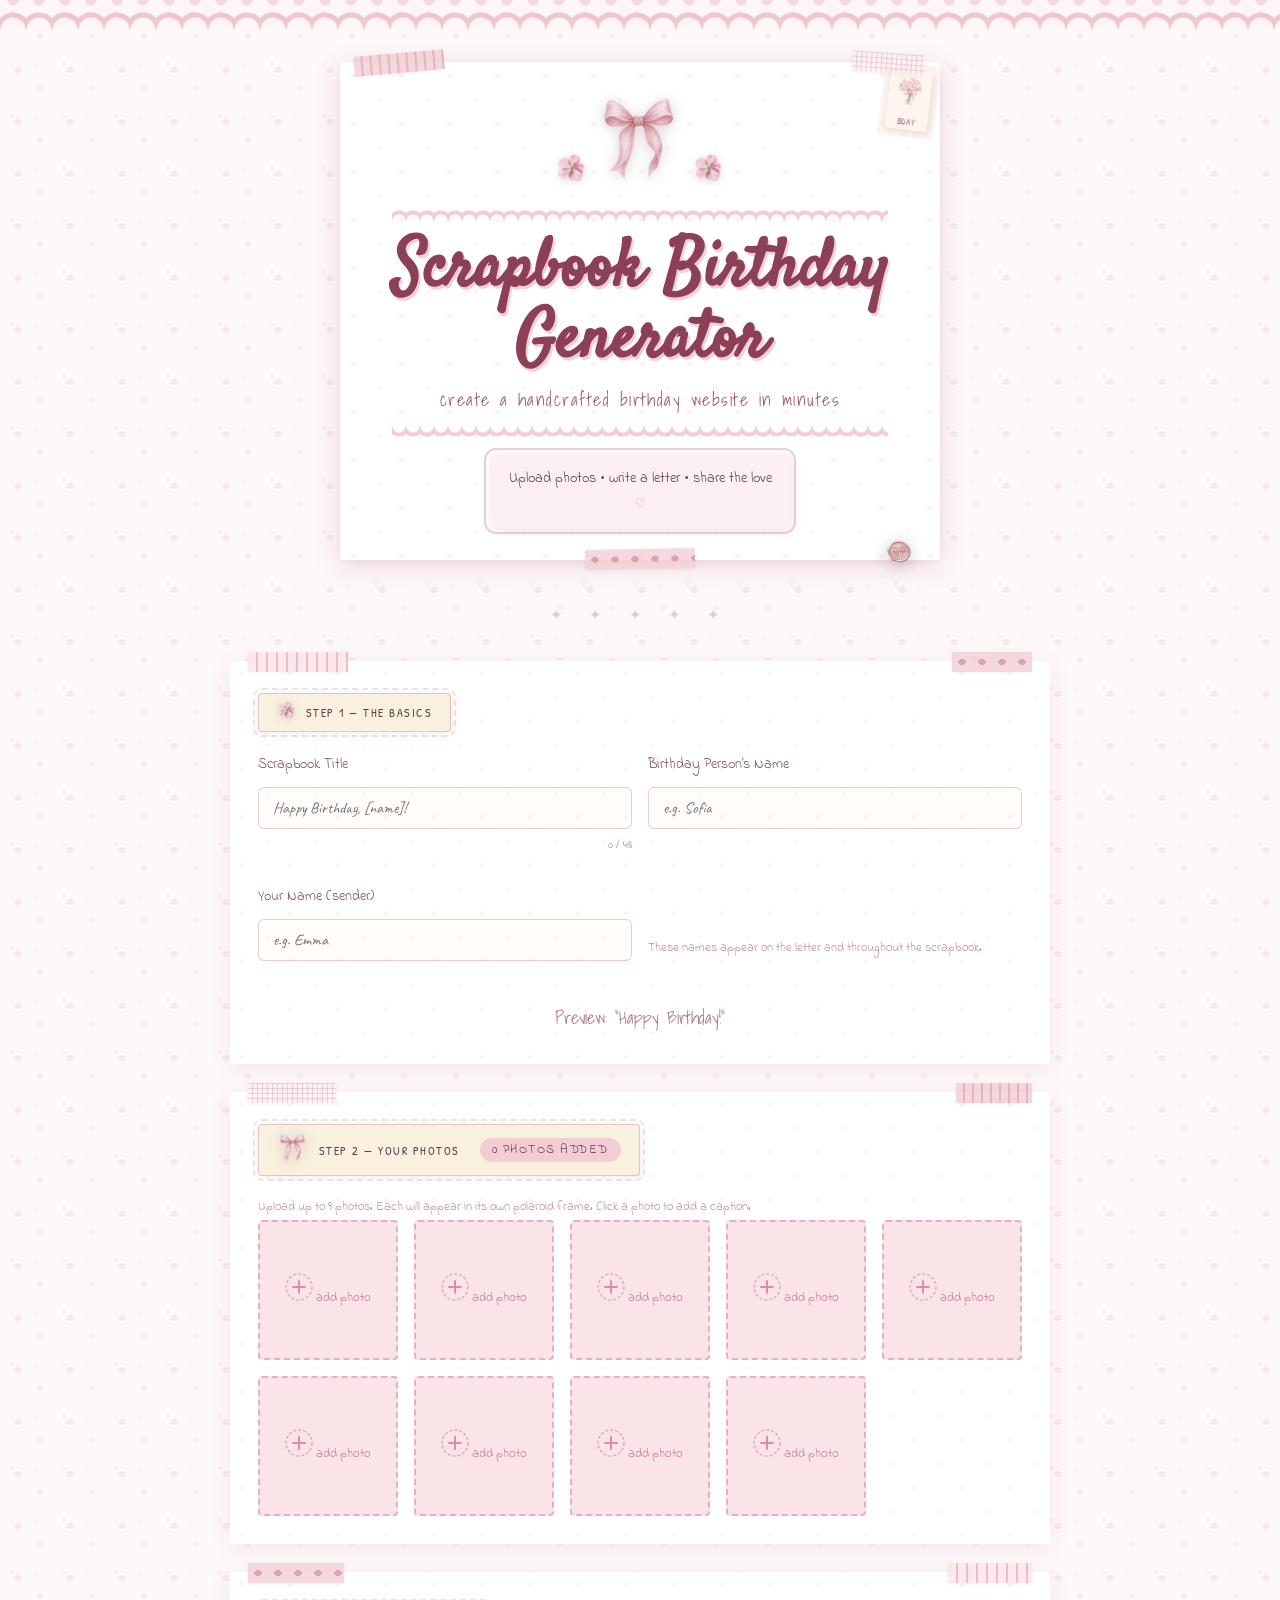
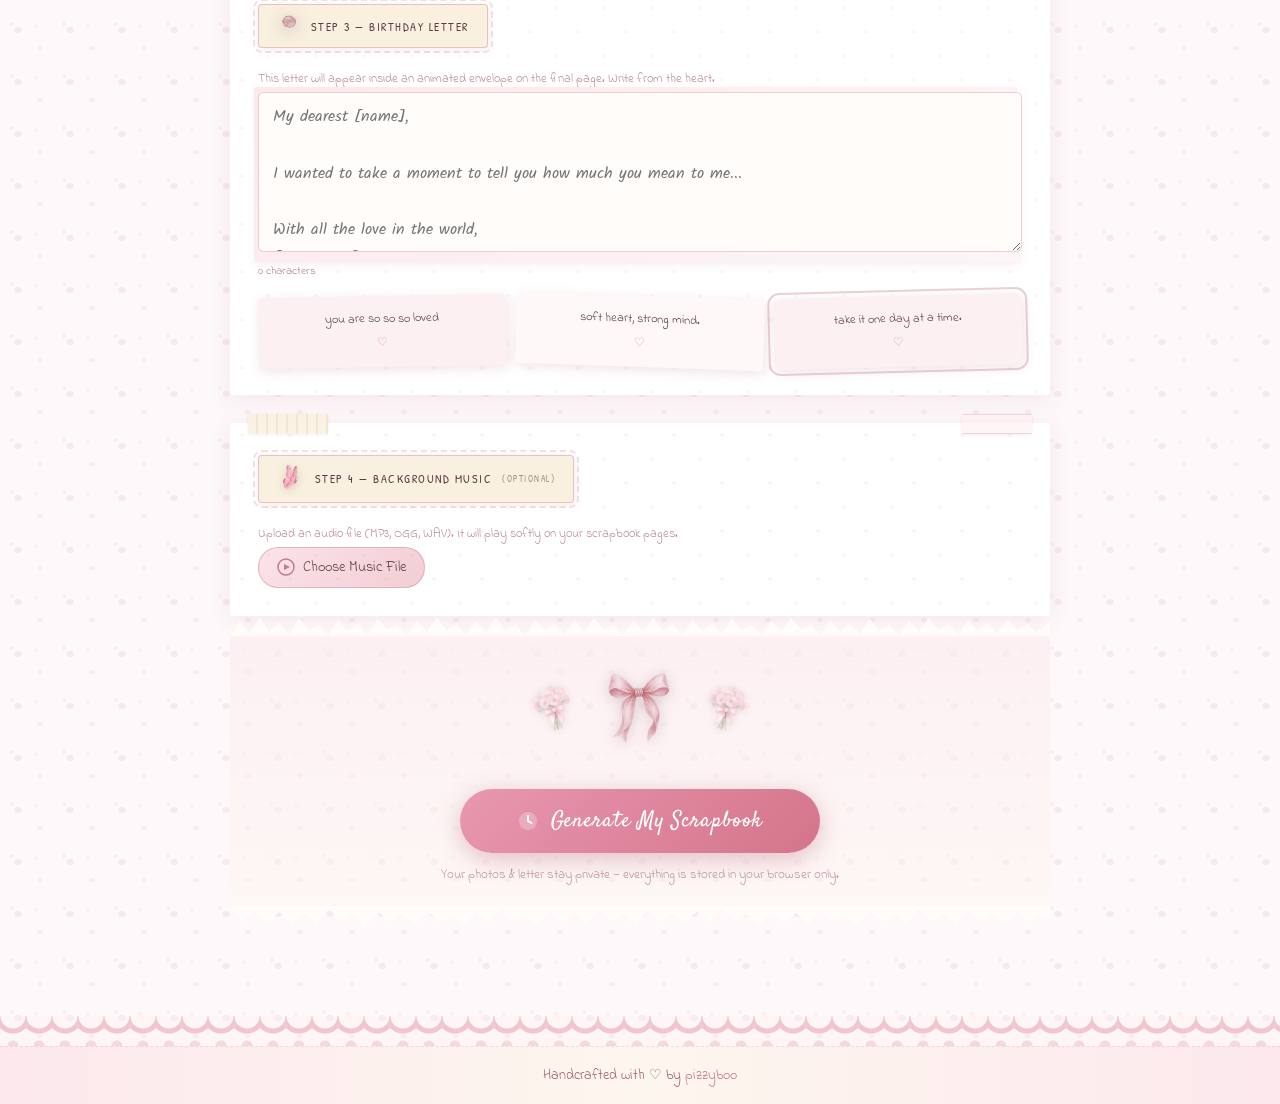
<file: index.html>
<!DOCTYPE html>
<html lang="en">
<head>
  <meta charset="UTF-8"/>
  <meta name="viewport" content="width=device-width,initial-scale=1.0"/>
  <title>Scrapbook Birthday Generator</title>
  <link rel="preconnect" href="https://fonts.googleapis.com"/>
  <link rel="preconnect" href="https://fonts.gstatic.com" crossorigin/>
  <link href="https://fonts.googleapis.com/css2?family=Caveat:wght@400;600;700&family=Satisfy&family=Indie+Flower&family=Kalam:wght@300;400;700&family=Shadows+Into+Light&family=Patrick+Hand&display=swap" rel="stylesheet"/>
  <link rel="stylesheet" href="css/scrapbook-gen.css"/>
  <style>
    /* ── Generator-page specific decorative overrides ── */
    .hero-deco-row { display:flex; justify-content:center; align-items:flex-end; gap:8px; margin-bottom:14px; pointer-events:none; }
    .form-row      { display:grid; grid-template-columns:1fr 1fr; gap:16px; margin-bottom:16px; }
    .form-row.single { grid-template-columns:1fr; }
    .form-group    { display:flex; flex-direction:column; gap:6px; margin-bottom:16px; }
    .char-count    { font-family:var(--f-cute); font-size:.72rem; color:#b08090; text-align:right; margin-top:2px; }
    .tip-text      { font-family:var(--f-cute); font-size:.78rem; color:#a06070; opacity:.72; margin-bottom:4px; }
    /* Section washi decoration strips */
    .section-washi { position:absolute; top:-9px; left:18px; }
    .section-washi-r { position:absolute; top:-9px; right:18px; }
    /* Photo count badge */
    #photo-count { display:inline-block; background:var(--r-blush); border-radius:20px; padding:3px 12px; font-family:var(--f-cute); font-size:.78rem; color:var(--r-ink); margin-left:10px; }
    /* Music section */
    .music-upload-label { display:inline-flex; align-items:center; gap:8px; cursor:pointer; padding:9px 18px; background:linear-gradient(135deg,var(--r-petal),var(--r-blush)); border:1.5px solid rgba(196,122,138,.4); border-radius:20px; font-family:var(--f-cute); font-size:.9rem; color:var(--r-ink); transition:transform .2s; }
    .music-upload-label:hover { transform:scale(1.03); }
    #music-name { font-family:var(--f-cute); font-size:.82rem; color:#a06070; opacity:0; transition:opacity .3s; }
    /* Letter textarea */
    #gen-letter { min-height:160px; font-family:var(--f-journal); font-size:.98rem; line-height:1.8; }
    /* Previews strip */
    .live-preview { text-align:center; padding:10px 0 4px; font-family:var(--f-shadow); font-size:1.1rem; color:#8b4055; opacity:.7; }
    @media(max-width:600px) { .form-row { grid-template-columns:1fr; } }
  </style>
</head>
<body>
<div id="page-transition"></div>
<div class="hearts-container" aria-hidden="true"></div>

<div class="page-bg">
  <!-- Top lace band -->
  <div class="lace-band" aria-hidden="true"></div>

  <div class="page-wrapper">
    <!-- ═══════════════════════ HERO ═══════════════════════ -->
    <header class="gen-hero">
      <div class="gen-hero-inner" data-anim="pop">

        <!-- Washi tapes across top of card -->
        <div class="washi washi-rose"    style="width:90px;top:-9px;left:14px;transform:rotate(-5deg);"  aria-hidden="true"></div>
        <div class="washi washi-gingham" style="width:72px;top:-9px;right:16px;transform:rotate(4deg);"  aria-hidden="true"></div>
        <div class="washi washi-hearts"  style="width:110px;bottom:-9px;left:50%;transform:translateX(-50%) rotate(-1deg);" aria-hidden="true"></div>

        <!-- Rose + bow deco row -->
        <div class="hero-deco-row" aria-hidden="true">
          <div id="hero-sprig-l"></div>
          <div id="hero-bow-main"></div>
          <div id="hero-sprig-r"></div>
        </div>

        <!-- Lace divider top -->
        <div class="lace-top" style="margin:2px 0 14px;" aria-hidden="true"></div>

        <h1 class="gen-title">Scrapbook Birthday<br/>Generator</h1>
        <p class="gen-sub">create a handcrafted birthday website in minutes</p>

        <!-- Lace divider bottom -->
        <div class="lace-bottom" style="margin:12px 0 10px;" aria-hidden="true"></div>

        <!-- Tagline note card -->
        <div class="q-card scallop" style="max-width:300px;margin:0 auto 4px;">
          Upload photos &bull; write a letter &bull; share the love
          <span class="q-heart">&#9825;</span>
        </div>

        <!-- Wax seal bottom-right -->
        <div id="hero-seal" style="position:absolute;bottom:-22px;right:20px;z-index:5;" aria-hidden="true"></div>

        <!-- Stamp top-right -->
        <div style="position:absolute;top:8px;right:10px;transform:rotate(7deg);z-index:5;" aria-hidden="true" id="hero-stamp"></div>

      </div>
    </header>

    <!-- deco divider -->
    <div style="text-align:center;padding:22px 0 6px;font-family:var(--f-shadow);font-size:.95rem;letter-spacing:.6rem;opacity:.38;color:#c47a8a;" aria-hidden="true">&#10022; &#10022; &#10022; &#10022; &#10022;</div>

    <!-- ═══════════════════════ FORM ═══════════════════════ -->
    <main class="gen-wrapper" id="main-content">
      <form id="scrapbook-form" novalidate>

        <!-- ── SECTION 1: Basics ── -->
        <div class="form-section" data-anim="fade" data-delay="60">
          <div class="washi washi-floral section-washi"  style="width:100px;" aria-hidden="true"></div>
          <div class="washi washi-hearts section-washi-r" style="width:80px;"  aria-hidden="true"></div>

          <div class="section-label">
            <div id="sec1-rose" aria-hidden="true"></div>
            Step 1 &mdash; The Basics
          </div>

          <div class="form-row">
            <div class="form-group">
              <label class="scrap-label" for="gen-title">Scrapbook Title</label>
              <input id="gen-title" class="scrap-input" type="text" maxlength="48"
                placeholder="Happy Birthday, [name]!" autocomplete="off"/>
              <span class="char-count" id="title-count">0 / 48</span>
            </div>
            <div class="form-group">
              <label class="scrap-label" for="gen-recipient">Birthday Person&rsquo;s Name</label>
              <input id="gen-recipient" class="scrap-input" type="text" maxlength="32"
                placeholder="e.g. Sofia" autocomplete="off" required/>
            </div>
          </div>

          <div class="form-row">
            <div class="form-group">
              <label class="scrap-label" for="gen-sender">Your Name (sender)</label>
              <input id="gen-sender" class="scrap-input" type="text" maxlength="32"
                placeholder="e.g. Emma" autocomplete="off"/>
            </div>
            <div class="form-group" style="justify-content:flex-end;">
              <p class="tip-text" style="margin-top:auto;">These names appear on the letter and throughout the scrapbook.</p>
            </div>
          </div>

          <!-- Live preview strip -->
          <div class="live-preview">Preview: &ldquo;<span id="preview-title">Happy Birthday!</span>&rdquo;</div>
        </div>

        <!-- ── SECTION 2: Photos ── -->
        <div class="form-section" data-anim="fade" data-delay="120">
          <div class="washi washi-gingham section-washi"  style="width:88px;"  aria-hidden="true"></div>
          <div class="washi washi-rose    section-washi-r" style="width:76px;"  aria-hidden="true"></div>

          <div class="section-label">
            <div id="sec2-bow" aria-hidden="true"></div>
            Step 2 &mdash; Your Photos
            <span id="photo-count">0 photos added</span>
          </div>

          <p class="tip-text">Upload up to 9 photos. Each will appear in its own polaroid frame. Click a photo to add a caption.</p>

          <div class="upload-grid" id="upload-grid"></div>
        </div>

        <!-- ── SECTION 3: Birthday Letter ── -->
        <div class="form-section" data-anim="fade" data-delay="180">
          <div class="washi washi-hearts section-washi"   style="width:96px;"  aria-hidden="true"></div>
          <div class="washi washi-floral section-washi-r" style="width:84px;"  aria-hidden="true"></div>

          <div class="section-label">
            <div id="sec3-seal" aria-hidden="true"></div>
            Step 3 &mdash; Birthday Letter
          </div>

          <p class="tip-text">This letter will appear inside an animated envelope on the final page. Write from the heart.</p>

          <!-- Decorative paper behind textarea -->
          <div style="position:relative;">
            <div style="position:absolute;inset:-5px 4px -5px -4px;background:linear-gradient(145deg,#fce8ed,#fdf5f7);border-radius:3px;box-shadow:2px 3px 10px rgba(180,80,100,.10);z-index:0;" aria-hidden="true"></div>
            <textarea id="gen-letter" class="scrap-textarea" style="position:relative;z-index:1;"
              placeholder="My dearest [name],&#10;&#10;I wanted to take a moment to tell you how much you mean to me...&#10;&#10;With all the love in the world,&#10;[your name]"></textarea>
          </div>
          <span class="char-count" id="letter-count" style="margin-top:6px;">0 characters</span>

          <!-- Quote note cards for inspiration -->
          <div style="display:flex;flex-wrap:wrap;gap:10px;margin-top:16px;" aria-hidden="true">
            <div class="q-card" style="flex:1;min-width:140px;font-size:.78rem;transform:rotate(-1deg);">
              you are so so so loved <span class="q-heart">&#9825;</span>
            </div>
            <div class="q-card torn-note" style="flex:1;min-width:140px;font-size:.78rem;transform:rotate(2deg);">
              soft heart, strong mind. <span class="q-heart">&#9825;</span>
            </div>
            <div class="q-card scallop" style="flex:1;min-width:140px;font-size:.78rem;transform:rotate(-1.5deg);">
              take it one day at a time. <span class="q-heart">&#9825;</span>
            </div>
          </div>
        </div>

        <!-- ── SECTION 4: Music ── -->
        <div class="form-section" data-anim="fade" data-delay="240">
          <div class="washi washi-cream section-washi"    style="width:80px;"  aria-hidden="true"></div>
          <div class="washi washi-lace  section-washi-r"  style="width:70px;"  aria-hidden="true"></div>

          <div class="section-label">
            <div id="sec4-butterfly" aria-hidden="true"></div>
            Step 4 &mdash; Background Music <span style="opacity:.55;font-size:.7em;">(optional)</span>
          </div>

          <p class="tip-text">Upload an audio file (MP3, OGG, WAV). It will play softly on your scrapbook pages.</p>

          <div class="music-row">
            <label class="music-upload-label" for="gen-music">
              <svg width="18" height="18" viewBox="0 0 18 18" fill="none" aria-hidden="true">
                <circle cx="9" cy="9" r="8" stroke="#c47a8a" stroke-width="1.5"/>
                <path d="M7 12V6l6 3-6 3Z" fill="#c47a8a"/>
              </svg>
              Choose Music File
            </label>
            <input id="gen-music" type="file" accept="audio/*" style="display:none;" aria-label="Upload background music"/>
            <span id="music-name" class="music-info">no file chosen</span>
          </div>
        </div>

        <!-- ── GENERATE BUTTON ── -->
        <div data-anim="pop" data-delay="280">
          <!-- Torn paper strip above button -->
          <div class="torn-top" style="margin-bottom:-2px;" aria-hidden="true"></div>

          <div style="background:linear-gradient(180deg,rgba(252,232,237,.5),rgba(253,246,238,.4));padding:28px 20px 24px;text-align:center;position:relative;">

            <!-- Scattered sticker row above button -->
            <div style="display:flex;justify-content:center;align-items:center;gap:16px;margin-bottom:18px;flex-wrap:wrap;" aria-hidden="true">
              <div id="gen-rose-l"  style="transform:rotate(-15deg);opacity:.7;"></div>
              <div id="gen-bow-ctr" style="transform:scale(.9);"></div>
              <div id="gen-rose-r"  style="transform:rotate(12deg);opacity:.7;"></div>
            </div>

            <button type="submit" class="btn-generate" id="btn-generate" aria-label="Generate your scrapbook birthday website">
              <svg width="22" height="22" viewBox="0 0 22 22" fill="none" aria-hidden="true">
                <path d="M11 2C6 2 2 6 2 11s4 9 9 9 9-4 9-9-4-9-9-9Z" fill="rgba(255,255,255,.25)"/>
                <path d="M11 6v5l3.5 2" stroke="white" stroke-width="2" stroke-linecap="round"/>
              </svg>
              Generate My Scrapbook
            </button>

            <p style="font-family:var(--f-cute);font-size:.82rem;color:#a06070;margin-top:12px;opacity:.65;">
              Your photos &amp; letter stay private &mdash; everything is stored in your browser only.
            </p>
          </div>

          <div class="torn-bottom" style="margin-top:-2px;" aria-hidden="true"></div>
        </div>

      </form>
    </main>

  </div><!-- /.page-wrapper -->

  <!-- Bottom lace & footer -->
  <div class="lace-band flip" style="margin-top:8px;" aria-hidden="true"></div>
  <footer class="footer-bar" role="contentinfo">
    <p>Handcrafted with &#9825; by <a href="https://github.com/pizzyboo" target="_blank" rel="noopener">pizzyboo</a></p>
  </footer>

</div><!-- /.page-bg -->

<!-- Scripts -->
<script src="js/svgs.js"></script>
<script>SVG.setBase('./assets/');</script>
<script src="js/animations.js"></script>
<script src="js/data-seed.js"></script>
<script src="js/generator.js"></script>
<script>
document.addEventListener('DOMContentLoaded', () => {
  /* ── Inject SVG decorations ── */
  const inj = (id, html) => { const el = document.getElementById(id); if (el) el.innerHTML = html; };
  inj('hero-sprig-l',   SVG.sprig(38));
  inj('hero-bow-main',  SVG.bow(90));
  inj('hero-sprig-r',   SVG.sprig(38));
  inj('hero-seal',      SVG.waxSeal(42, '&#127801;'));
  inj('hero-stamp',     SVG.stamp(44, '&#127800;', 'BDAY'));
  inj('sec1-rose',      SVG.roseMini(22));
  inj('sec2-bow',       SVG.bow(32));
  inj('sec3-seal',      SVG.waxSeal(24, '&#9825;'));
  inj('sec4-butterfly', SVG.butterfly(30));
  inj('gen-rose-l',     SVG.rose(52));
  inj('gen-bow-ctr',    SVG.bow(88));
  inj('gen-rose-r',     SVG.rose(52));

  /* ── Animations ── */
  ScrapAnimations.initFloatingHearts('.hearts-container', 9);
  ScrapAnimations.initSparkles(true);
  ScrapAnimations.initCursorTrail();
  ScrapAnimations.initEntranceAnims();
  ScrapAnimations.initTransitions();

  /* ── Live char counts ── */
  const titleInput  = document.getElementById('gen-title');
  const letterArea  = document.getElementById('gen-letter');
  const titleCount  = document.getElementById('title-count');
  const letterCount = document.getElementById('letter-count');

  if (titleInput && titleCount) {
    titleInput.addEventListener('input', () => {
      titleCount.textContent = `${titleInput.value.length} / 48`;
    });
  }
  if (letterArea && letterCount) {
    letterArea.addEventListener('input', () => {
      letterCount.textContent = `${letterArea.value.length} characters`;
      letterArea.style.height = 'auto';
      letterArea.style.height = letterArea.scrollHeight + 'px';
    });
  }
});
</script>
</body>
</html>
</file>
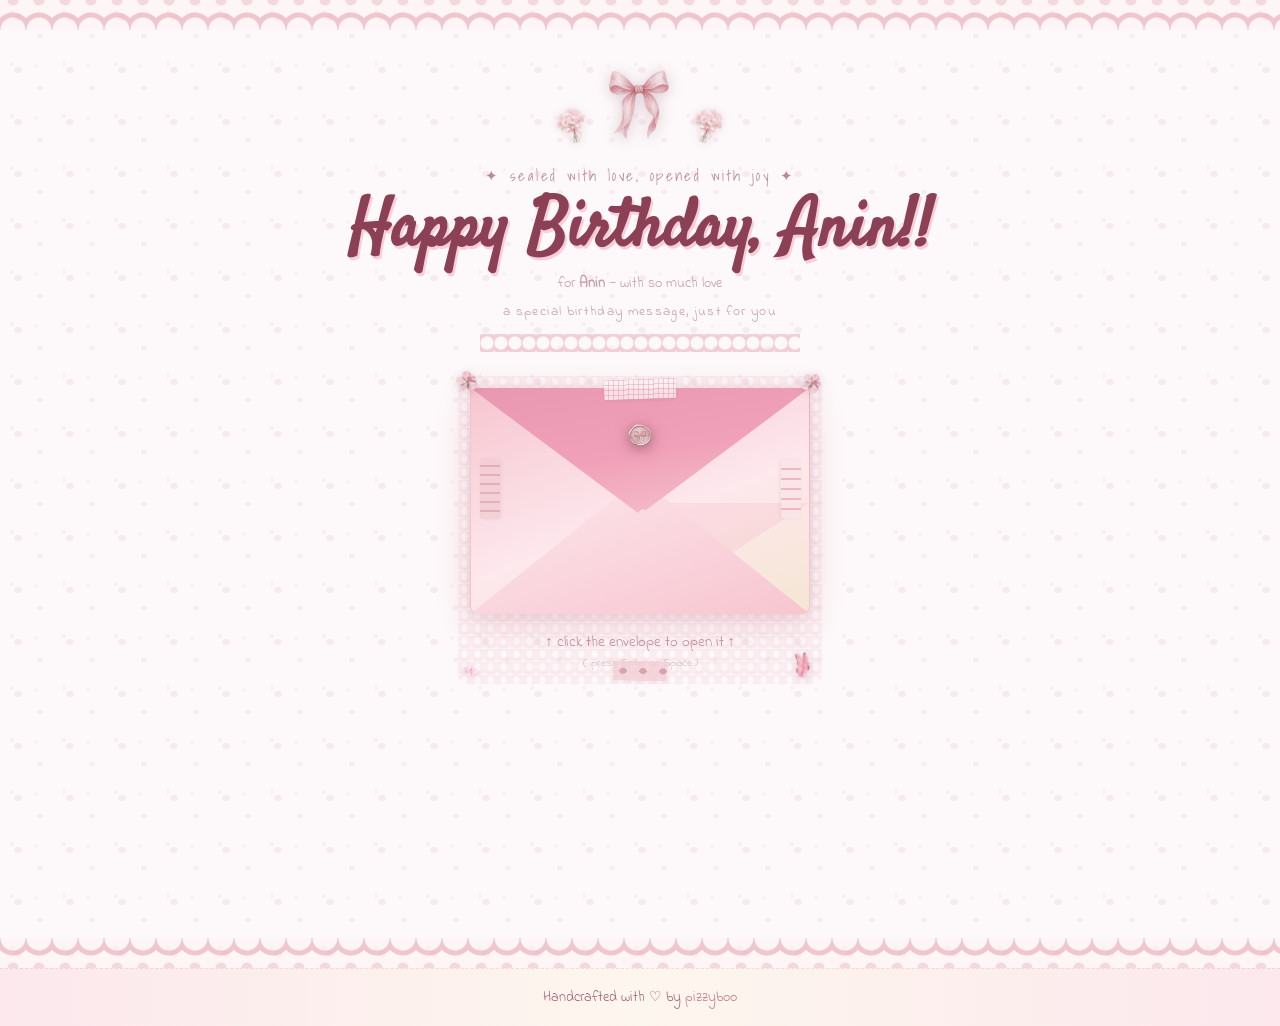
<file: pages/final.html>
<!DOCTYPE html>
<html lang="en">
<head>
  <meta charset="UTF-8"/>
  <meta name="viewport" content="width=device-width,initial-scale=1.0"/>
  <title>Happy Birthday, Anin!!</title>
  <link rel="preconnect" href="https://fonts.googleapis.com"/>
  <link rel="preconnect" href="https://fonts.gstatic.com" crossorigin/>
  <link href="https://fonts.googleapis.com/css2?family=Caveat:wght@400;600;700&family=Satisfy&family=Indie+Flower&family=Kalam:wght@300;400;700&family=Shadows+Into+Light&family=Patrick+Hand&display=swap" rel="stylesheet"/>
  <link rel="stylesheet" href="../css/scrapbook-gen.css"/>
  <style>
    /* ── Page shell ── */
    .final-stage {
      display:flex; flex-direction:column; align-items:center;
      padding:36px 20px 60px; min-height:80vh;
      position:relative; z-index:1;
    }

    /* ── Title block ── */
    .final-title-block { text-align:center; margin-bottom:36px; position:relative; }
    .final-title-block h1 {
      font-family:var(--f-title);
      font-size:clamp(2.2rem,6.5vw,4.2rem);
      color:#8b4055;
      text-shadow:2px 3px 0 rgba(245,192,208,.75);
      line-height:1.08;
    }
    .final-pre  { font-family:var(--f-shadow); font-size:.95rem; color:#a06070; letter-spacing:.16em; opacity:.72; display:block; margin-bottom:6px; }
    .final-post { font-family:var(--f-cute);   font-size:.84rem; color:#a06070; letter-spacing:.1em;  opacity:.6;  display:block; margin-top:8px; }

    /* ── Envelope corner flower decorations ── */
    .env-corner {
      position:absolute; pointer-events:none; z-index:6;
    }
    .env-corner.tl { top:-18px; left:-14px;  transform:rotate(-22deg); }
    .env-corner.tr { top:-16px; right:-12px; transform:rotate(18deg); }
    .env-corner.bl { bottom:-14px; left:-10px; transform:rotate(12deg); }
    .env-corner.br { bottom:-12px; right:-8px;  transform:rotate(-18deg); }

    /* ── Envelope lace border ── */
    .env-lace-border {
      position:absolute; inset:-12px; border-radius:10px; pointer-events:none; z-index:0;
      background-image:
        radial-gradient(circle 5px at 5px 5px, transparent 4px, rgba(245,205,214,.5) 5px, rgba(245,205,214,.5) 7px, transparent 8px),
        radial-gradient(circle 5px at calc(100% - 5px) 5px, transparent 4px, rgba(245,205,214,.5) 5px, rgba(245,205,214,.5) 7px, transparent 8px);
      background-size:13px 13px; background-repeat:repeat; opacity:.5;
    }

    /* ── Letter container reveal ── */
    .letter-container {
      max-width:600px; width:92vw;
      max-height:0; overflow:hidden; opacity:0;
      transition:max-height 1s cubic-bezier(.4,0,.2,1), margin-top .5s ease, opacity .7s ease;
    }
    .letter-container.revealed { max-height:2400px; margin-top:44px; opacity:1; }

    /* ── Letter paper ── */
    .letter-paper {
      background:#fffdf9; border-radius:4px;
      padding:48px 44px 40px;
      box-shadow:0 8px 36px rgba(180,80,100,.18), 0 2px 8px rgba(0,0,0,.06);
      position:relative; isolation:isolate;
      background-image:repeating-linear-gradient(
        transparent, transparent 27px,
        rgba(212,116,138,.085) 27px, rgba(212,116,138,.085) 28px);
      background-size:100% 28px; background-position:0 16px;
      border-left:4px solid #e898b0;
    }
    /* Red margin line */
    .letter-paper::before {
      content:''; position:absolute; left:44px; top:0; bottom:0;
      width:1px; background:rgba(240,160,184,.26); pointer-events:none;
    }
    /* Corner fold */
    .letter-paper::after {
      content:''; position:absolute; bottom:0; right:0;
      width:28px; height:28px;
      background:linear-gradient(135deg, rgba(245,205,214,.6) 50%, transparent 50%);
      border-radius:0 0 4px 0; pointer-events:none;
    }
    .letter-behind {
      position:absolute; inset:6px -6px -6px 6px;
      background:linear-gradient(145deg,#fce8ed,#fdf5f7);
      border-radius:4px; z-index:-1;
      box-shadow:4px 4px 14px rgba(180,80,100,.14);
    }

    /* ── Letter typography ── */
    .letter-date      { font-family:var(--f-hand); font-size:.9rem; color:#a06070; text-align:right; display:block; margin-bottom:20px; position:relative; z-index:1; }
    .letter-greeting  { font-family:var(--f-title); font-size:1.85rem; color:#8b4055; margin-bottom:18px; position:relative; z-index:1; }
    .letter-body      { font-family:var(--f-journal); font-size:.98rem; color:#5a3040; line-height:2; margin-bottom:14px; position:relative; z-index:1; }
    .letter-sign-off  { font-family:var(--f-hand); font-size:1rem; color:#7a5060; margin-top:24px; position:relative; z-index:1; }
    .letter-signature { font-family:var(--f-title); font-size:1.9rem; color:#8b4055; margin-top:6px; position:relative; z-index:1; }
    .letter-deco-row  { text-align:center; margin-top:16px; opacity:.38; position:relative; z-index:1; }
    #letter-body-paragraphs { position:relative; z-index:1; }

    /* ── Closing quote strip ── */
    .letter-quote {
      margin:20px 0 16px; padding:12px 16px;
      border-left:3px solid rgba(196,122,138,.5);
      background:var(--r-petal); border-radius:0 6px 6px 0;
      font-family:var(--f-cute); font-size:.9rem; color:var(--r-ink);
      line-height:1.55; position:relative; z-index:1;
    }

    /* ── Corner decorations inside letter paper — small, non-intrusive ── */
    .ltr-deco {
      position:absolute; pointer-events:none; z-index:0; opacity:.45;
    }
    .ltr-deco.tr { top:10px; right:10px; transform:rotate(10deg); }
    .ltr-deco.tl { top:10px; left:10px;  transform:rotate(-10deg); }
    .ltr-deco.br { bottom:44px; right:12px; }
    .ltr-deco.bl { bottom:44px; left:12px; transform:rotate(-6deg); opacity:.35; }

    /* ── Bottom decoration row in letter ── */
    .letter-bot-row {
      display:flex; justify-content:center; align-items:center;
      gap:14px; margin-top:14px; position:relative; z-index:1;
    }

    /* ── Back home ── */
    .back-home-wrap { margin-top:32px; text-align:center; opacity:0; transition:opacity .6s ease 1.2s; }
    .back-home-wrap.show { opacity:1; }
    .back-home-decos { display:flex; justify-content:center; align-items:flex-end; gap:6px; margin-bottom:12px; }

    /* ── Responsive ── */
    @media(max-width:520px) {
      .letter-paper { padding:32px 18px 28px; }
      .letter-paper::before { display:none; }
      .ltr-deco { display:none; }
    }
  </style>
</head>
<body>
<div id="page-transition"></div>
<div class="hearts-container" aria-hidden="true"></div>

<div class="page-bg">
  <div class="lace-band" aria-hidden="true"></div>

  <div class="page-wrapper">
    <div class="final-stage" id="main-content">

      <!-- ════════════ TITLE ════════════ -->
      <div class="final-title-block" data-anim="fade">
        <!-- Flower + bow row above title -->
        <div style="display:flex;justify-content:center;align-items:flex-end;gap:8px;margin-bottom:12px;" aria-hidden="true">
          <div id="title-fl-l" style="transform:rotate(-18deg);"></div>
          <div id="title-bow-c" style="margin-bottom:2px;"></div>
          <div id="title-fl-r" style="transform:rotate(16deg);"></div>
        </div>

        <span class="final-pre">&#10022; sealed with love, opened with joy &#10022;</span>
        <h1 id="letter-title">Happy Birthday, Anin!!</h1>
        <p style="font-family:var(--f-cute);font-size:.88rem;color:#a06070;margin-top:6px;opacity:.6;">
          for <strong id="letter-recipient">Anin</strong> &mdash; with so much love
        </p>
        <span class="final-post">a special birthday message, just for you</span>

        <div class="lace-strip" style="margin-top:12px;max-width:320px;margin-left:auto;margin-right:auto;" aria-hidden="true"></div>
      </div>

      <!-- ════════════ ENVELOPE ════════════ -->
      <div class="env-outer" role="button" tabindex="0"
           aria-label="Click to open the birthday letter"
           data-anim="pop" data-delay="200">

        <div class="env-lace-border" aria-hidden="true"></div>

        <!-- Washi tape strips — only on envelope edges, not over face -->
        <div class="washi washi-gingham" style="width:72px;top:-9px;left:50%;transform:translateX(-50%) rotate(-2deg);" aria-hidden="true"></div>
        <div class="washi washi-hearts"  style="width:54px;bottom:-9px;left:50%;transform:translateX(-50%) rotate(1deg);" aria-hidden="true"></div>
        <div class="washi washi-rose"    style="width:60px;top:32%;left:-10px;transform:rotate(-90deg);" aria-hidden="true"></div>
        <div class="washi washi-floral"  style="width:58px;top:32%;right:-10px;transform:rotate(90deg);" aria-hidden="true"></div>

        <!-- Corner flower/asset stickers — outside envelope body -->
        <div class="env-corner tl" id="env-fl-tl" aria-hidden="true"></div>
        <div class="env-corner tr" id="env-fl-tr" aria-hidden="true"></div>
        <div class="env-corner bl" id="env-fl-bl" aria-hidden="true"></div>
        <div class="env-corner br" id="env-fl-br" aria-hidden="true"></div>

        <!-- Envelope CSS shape -->
        <div class="envelope" aria-hidden="true">
          <div class="env-body"></div>
          <div class="env-bottom"></div>
          <div class="env-flap"></div>
          <!-- Wax seal on flap -->
          <div class="env-seal" id="env-seal"></div>
          <div class="env-letter-peek"></div>
        </div>

        <p class="env-hint">&#8593; click the envelope to open it &#8593;</p>
        <p style="text-align:center;font-family:var(--f-cute);font-size:.72rem;color:#a06070;opacity:.38;margin-top:2px;">( press Enter or Space )</p>
      </div>

      <!-- ════════════ LETTER ════════════ -->
      <div class="letter-container" id="letter-container" aria-live="polite" aria-atomic="true">
        <div class="letter-paper">
          <div class="letter-behind" aria-hidden="true"></div>

          <!-- Washi tape on letter top edge -->
          <div class="washi washi-floral"  style="width:66px;top:-9px;left:50%;transform:translateX(-50%) rotate(-3deg);"  aria-hidden="true"></div>
          <div class="washi washi-gingham" style="width:46px;top:-9px;left:10%;transform:rotate(4deg);"   aria-hidden="true"></div>
          <div class="washi washi-hearts"  style="width:42px;top:-9px;right:12%;transform:rotate(-4deg);" aria-hidden="true"></div>

          <!-- Corner asset decorations — small, z-index:0, won't cover text -->
          <div class="ltr-deco tr" id="ltr-fl-tr" aria-hidden="true"></div>
          <div class="ltr-deco tl" id="ltr-bow-tl" aria-hidden="true"></div>
          <div class="ltr-deco br" id="ltr-seal-br" aria-hidden="true"></div>
          <div class="ltr-deco bl" id="ltr-bfly-bl" aria-hidden="true"></div>

          <!-- Gift tag pinned top -->
          <div style="position:absolute;top:-26px;right:16%;transform:rotate(4deg);z-index:2;" aria-hidden="true">
            <div class="gift-tag" style="padding:5px 10px;font-size:.62rem;">
              <span style="font-family:var(--f-cute);color:#8b4055;">a letter</span>
              <span style="display:block;font-family:var(--f-title);font-size:.82rem;color:#8b4055;">for Anin &#9825;</span>
            </div>
          </div>

          <!-- ── LETTER CONTENT ── -->
          <span class="letter-date" id="letter-date"></span>
          <p class="letter-greeting" id="letter-greeting">My Dearest Twin,</p>

          <div id="letter-body-paragraphs">
            <!-- Populated by JS -->
          </div>

          <!-- Closing quote -->
          <div class="letter-quote">You are so, so, so loved. &#9825;</div>

          <p class="letter-sign-off">With all the love in the world,</p>
          <p class="letter-signature" id="letter-signature">your twin &#9825;</p>

          <!-- Asset deco row -->
          <div class="letter-deco-row" aria-hidden="true">
            <div id="ltr-deco-row" style="display:flex;justify-content:center;align-items:center;gap:12px;margin:10px 0 4px;"></div>
          </div>

          <div class="lace-strip" style="margin-top:14px;" aria-hidden="true"></div>

          <!-- Bottom seal + bow row -->
          <div class="letter-bot-row" aria-hidden="true">
            <div id="ltr-bot-seal-l"></div>
            <div id="ltr-bot-bow"></div>
            <div id="ltr-bot-seal-r"></div>
          </div>
        </div><!-- /.letter-paper -->
      </div><!-- /.letter-container -->

      <!-- ── Back to scrapbook ── -->
      <div class="back-home-wrap" id="back-home">
        <div class="back-home-decos" aria-hidden="true">
          <div id="back-fl-l" style="transform:rotate(-14deg);opacity:.72;"></div>
          <div id="back-fl-c" style="opacity:.85;"></div>
          <div id="back-fl-r" style="transform:rotate(12deg);opacity:.72;"></div>
        </div>
        <a href="preview.html" class="btn-bow">&#8592; back to the scrapbook</a>
      </div>

    </div><!-- /.final-stage -->
  </div><!-- /.page-wrapper -->

  <div class="lace-band flip" style="margin-top:8px;" aria-hidden="true"></div>
  <footer class="footer-bar" role="contentinfo">
    <p>Handcrafted with &#9825; by <a href="https://github.com/pizzyboo" target="_blank" rel="noopener">pizzyboo</a></p>
  </footer>
</div><!-- /.page-bg -->

<!-- Music player -->
<div class="music-player" id="music-player" role="region" aria-label="Background music controls" style="display:none;">
  <span class="music-label" id="music-label">birthday song</span>
  <span class="music-note-anim" aria-hidden="true" style="font-size:1rem;">&#9835;</span>
  <button class="btn-music" id="btn-music" aria-label="Play or pause background music">&#9654;</button>
</div>

<script src="../js/svgs.js"></script>
<script src="../js/animations.js"></script>
<script src="../js/data-seed.js"></script>
<script>
document.addEventListener('DOMContentLoaded', () => {

  /* ─────────────────────────────────────────────
     1. LETTER PARAGRAPHS  — hardcoded for Anin
  ───────────────────────────────────────────── */
  const LETTER_PARAGRAPHS = [
    `First of all, happy birthday to you!`,
    `I'm sorry that I can't be with you on your special day, but I hope this little website can make you smile. This is actually the first project I've ever made for someone, so please forgive me if it's far from perfect. I really hope you like it.`,
    `I don't have an expensive gift for you right now (sorry, sis \uD83D\uDE2D), so for the moment all I can give you are my words and my prayers.`,
    `I'm truly, truly grateful that we became friends. You're such a kind, thoughtful, and beautiful person, and I'm really thankful to have you in my life.`,
    `As you grow another year older, I hope you're always surrounded by kind people who genuinely care about you. I hope your wishes slowly come true, your dreams become reality one by one, and that you continue growing into an even happier and stronger person. Most importantly, I pray that you're always blessed with good health, endless happiness, and abundant opportunities in everything you do.`,
    `Huff... I'm not very good at putting my feelings into words, so I don't really know what else to say.`,
    `But one thing I'll always mean is this:`,
    `Happy Birthday, my twin.`,
    `I hope our friendship lasts for a very, very long time, and that happiness always finds its way to you.`,
    `Enjoy your special day.`,
    `You truly deserve all the love and happiness in the world.`,
  ];

  const today  = new Date();
  const MONTHS = ['January','February','March','April','May','June',
                  'July','August','September','October','November','December'];

  /* Set date */
  const dateEl = document.getElementById('letter-date');
  if (dateEl) dateEl.textContent = `${MONTHS[today.getMonth()]} ${today.getDate()}, ${today.getFullYear()}`;

  /* Populate body paragraphs */
  const bodyDiv = document.getElementById('letter-body-paragraphs');
  if (bodyDiv) {
    bodyDiv.innerHTML = '';
    LETTER_PARAGRAPHS.forEach(text => {
      if (!text.trim()) return;
      const p = document.createElement('p');
      p.className = 'letter-body';
      p.textContent = text;
      bodyDiv.appendChild(p);
    });
  }

  /* ─────────────────────────────────────────────
     2. INJECT ASSET DECORATIONS
  ───────────────────────────────────────────── */
  const inj = (id, html) => { const el = document.getElementById(id); if (el) el.innerHTML = html; };

  /* Title row */
  inj('title-fl-l',   SVG.flower(40));
  inj('title-bow-c',  SVG.bow(78));
  inj('title-fl-r',   SVG.flower(40));

  /* Envelope corners — flower2 (smaller, offset to outside of envelope body) */
  inj('env-fl-tl', SVG.flower2(24));
  inj('env-fl-tr', SVG.flower2(22));
  inj('env-fl-bl', SVG.heartLace(20));
  inj('env-fl-br', SVG.butterfly(32));

  /* Wax seal on envelope flap — use wax-seal asset */
  inj('env-seal', SVG.waxSeal(42));

  /* Letter corner decos — kept tiny so text is never covered */
  inj('ltr-fl-tr',   SVG.flower2(22));
  inj('ltr-bow-tl',  SVG.bow(38));
  inj('ltr-seal-br', SVG.waxSeal(22));
  inj('ltr-bfly-bl', SVG.butterfly(26));

  /* Letter deco row — letter.png asset as central icon */
  const decoRow = document.getElementById('ltr-deco-row');
  if (decoRow) {
    decoRow.innerHTML =
      SVG.flower2(22) +
      `<img src="../assets/letter.png" width="36" height="36"
        alt="" aria-hidden="true" draggable="false"
        style="object-fit:contain;filter:drop-shadow(0 2px 5px rgba(100,40,60,.2));margin:0 6px;">` +
      SVG.flower2(22);
  }

  /* Letter bottom row */
  inj('ltr-bot-seal-l', SVG.waxSeal(28));
  inj('ltr-bot-bow',    SVG.bow(60));
  inj('ltr-bot-seal-r', SVG.heart(26));

  /* Back home row */
  inj('back-fl-l', SVG.flower2(24));
  inj('back-fl-c', SVG.flower(36));
  inj('back-fl-r', SVG.flower2(24));

  /* ─────────────────────────────────────────────
     3. ENVELOPE OPEN INTERACTION  — unchanged
  ───────────────────────────────────────────── */
  const envOuter        = document.querySelector('.env-outer');
  const letterContainer = document.getElementById('letter-container');
  const hintText        = document.querySelector('.env-hint');
  const backHome        = document.getElementById('back-home');
  let opened = false;

  function openEnvelope() {
    if (opened) return;
    opened = true;

    envOuter.classList.add('open');
    if (hintText) { hintText.style.opacity = '0'; hintText.style.transition = 'opacity .3s'; }

    setTimeout(() => { letterContainer.classList.add('revealed'); }, 500);

    setTimeout(() => {
      ScrapConfetti.launchBurst(150);
      ScrapConfetti.startDrizzle(500);
    }, 720);
    setTimeout(() => ScrapConfetti.stopDrizzle(), 9000);

    setTimeout(() => {
      envOuter.style.transform = 'scale(.88) translateY(-8px)';
      envOuter.style.transition = 'transform .5s ease';
      envOuter.style.cursor     = 'default';
    }, 950);

    setTimeout(() => { if (backHome) backHome.classList.add('show'); }, 1800);
  }

  envOuter.addEventListener('click', openEnvelope);
  envOuter.addEventListener('keydown', e => {
    if (e.key === 'Enter' || e.key === ' ') { e.preventDefault(); openEnvelope(); }
  });

  /* ─────────────────────────────────────────────
     4. ANIMATIONS
  ───────────────────────────────────────────── */
  ScrapAnimations.initFloatingHearts('.hearts-container', 12);
  ScrapAnimations.initSparkles(true);
  ScrapAnimations.initCursorTrail();
  ScrapAnimations.initEntranceAnims();
  ScrapAnimations.initTransitions();
  ScrapAnimations.initMusicPlayer();
});
</script>
</body>
</html>
</file>
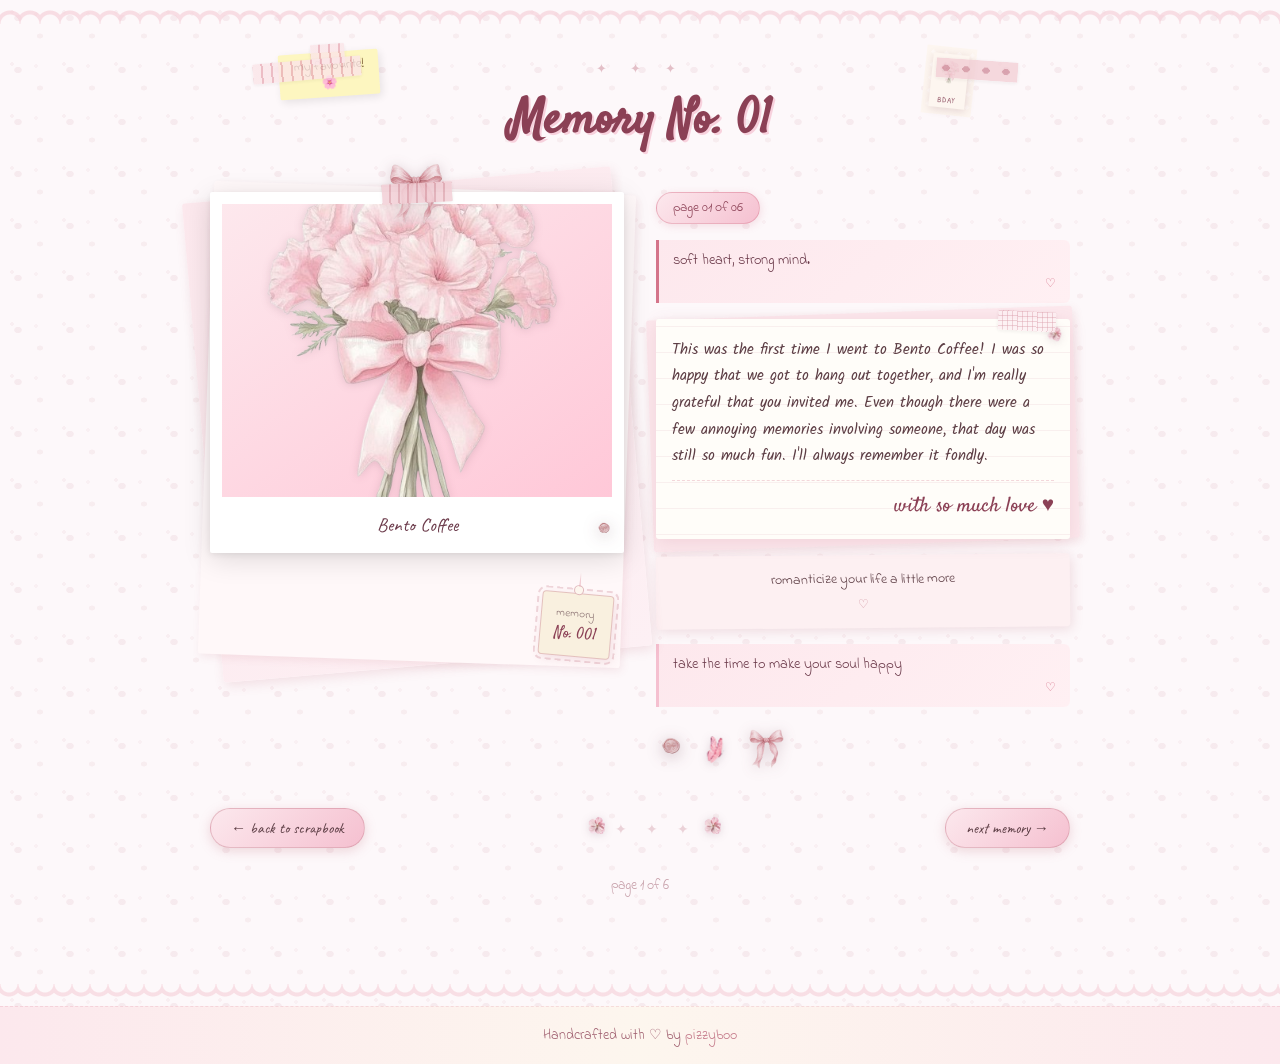
<file: pages/photo.html>
<!DOCTYPE html>
<html lang="en">
<head>
  <meta charset="UTF-8"/>
  <meta name="viewport" content="width=device-width,initial-scale=1.0"/>
  <title>Memory</title>
  <link rel="preconnect" href="https://fonts.googleapis.com"/>
  <link rel="preconnect" href="https://fonts.gstatic.com" crossorigin/>
  <link href="https://fonts.googleapis.com/css2?family=Caveat:wght@400;600;700&family=Satisfy&family=Indie+Flower&family=Kalam:wght@300;400;700&family=Shadows+Into+Light&family=Patrick+Hand&display=swap" rel="stylesheet"/>
  <link rel="stylesheet" href="../css/scrapbook-gen.css"/>
  <style>
    /* ── Photo page header ── */
    .photo-header { text-align:center; padding:34px 16px 8px; position:relative; }
    .photo-header h1 { font-family:var(--f-title); font-size:clamp(1.8rem,5vw,3rem); color:#8b4055; text-shadow:2px 2px 0 rgba(245,192,208,.7); }
    .photo-header .pg-deco { font-family:var(--f-shadow); font-size:.8rem; letter-spacing:.55rem; opacity:.45; display:block; margin-bottom:8px; color:#c47a8a; }

    /* ── Polaroid frame wrapper ── */
    .photo-frame-wrap { position:relative; z-index:2; }

    /* ── Message section ── */
    .msg-section { display:flex; flex-direction:column; gap:16px; }
    .page-tag { display:inline-block; background:linear-gradient(135deg,#fce8ed,#f5c0d0); border:1.5px solid rgba(212,116,138,.4); border-radius:20px; padding:5px 16px; font-family:var(--f-cute); font-size:.85rem; color:#8b4055; box-shadow:1px 2px 8px rgba(212,116,138,.2); }

    /* ── Quote strips ── */
    .quote-strip { background:linear-gradient(135deg,#fde8ed,#fff0f3); border-left:3px solid #d4748a; padding:10px 14px; border-radius:0 6px 6px 0; font-family:var(--f-cute); font-size:.9rem; color:#6b3a4a; line-height:1.5; position:relative; }
    .quote-strip .qs-heart { display:block; text-align:right; font-size:.72rem; color:#d4748a; margin-top:4px; }

    /* ── Fixed corner decos ── */
    .corner-deco { position:fixed; pointer-events:none; z-index:0; opacity:.09; }
    .corner-deco.tl { top:10px; left:10px; }
    .corner-deco.tr { top:10px; right:10px; }
    .corner-deco.bl { bottom:10px; left:10px; }
    .corner-deco.br { bottom:10px; right:10px; }
  </style>
</head>
<body>
<div id="page-transition"></div>
<div class="hearts-container" aria-hidden="true"></div>

<!-- Fixed corner decorations -->
<div class="corner-deco tl" id="cd-tl" aria-hidden="true"></div>
<div class="corner-deco tr" id="cd-tr" aria-hidden="true"></div>
<div class="corner-deco bl" id="cd-bl" aria-hidden="true"></div>
<div class="corner-deco br" id="cd-br" aria-hidden="true"></div>

<div class="page-bg">
  <div style="width:100%;height:24px;background-image:radial-gradient(circle 10px at 10px 100%,transparent 9px,rgba(245,205,214,.62) 10px,rgba(245,205,214,.62) 13px,transparent 14px);background-size:20px 24px;background-repeat:repeat-x;" aria-hidden="true"></div>

  <div class="page-wrapper">
    <div class="photo-detail-layout">

      <!-- ═══════════ HEADER ═══════════ -->
      <header class="photo-header">
        <span class="pg-deco" id="header-pg-deco">&#10022; &#10022; &#10022;</span>
        <h1 id="page-memory-title">Memory</h1>

        <!-- Washi tapes across header -->
        <div class="washi washi-floral" style="width:108px;top:36px;left:5%;transform:rotate(-5deg);"  aria-hidden="true"></div>
        <div class="washi washi-hearts" style="width:82px;top:36px;right:6%;transform:rotate(4deg);"   aria-hidden="true"></div>

        <!-- Postage stamp -->
        <div style="position:absolute;top:30px;right:12%;transform:rotate(6deg);z-index:5;" id="header-stamp" aria-hidden="true"></div>

        <!-- Handwritten sticky note -->
        <div style="position:absolute;top:28px;left:8%;background:#fdf6c0;padding:6px 12px;border-radius:2px;transform:rotate(-4deg);box-shadow:2px 3px 8px rgba(0,0,0,.09);font-family:var(--f-cute);font-size:.8rem;color:#6b4a20;max-width:100px;line-height:1.3;" aria-hidden="true">
          my favourite! &#127800;
          <div class="washi washi-floral" style="width:34px;top:-8px;left:50%;transform:translateX(-50%);" aria-hidden="true"></div>
        </div>
      </header>

      <!-- ═══════════ MAIN CONTENT ═══════════ -->
      <div class="photo-detail-grid">

        <!-- ── LEFT: Photo ── -->
        <div class="photo-frame-wrap" data-anim="pop">
          <div class="slip-behind-1" aria-hidden="true"></div>
          <div class="slip-behind-2" aria-hidden="true"></div>

          <!-- Big bow above photo -->
          <div style="position:absolute;top:-32px;left:50%;transform:translateX(-50%);z-index:5;" id="photo-top-bow" aria-hidden="true"></div>

          <!-- Main polaroid frame -->
          <div class="photo-detail-frame">
            <!-- Washi across top -->
            <div class="washi washi-rose" style="width:70px;top:-9px;left:50%;transform:translateX(-50%) rotate(-3deg);" aria-hidden="true"></div>

            <!-- Image wrapper -->
            <div class="img-wrap" id="photo-display">
              <!-- Placeholder (replaced by JS) -->
              <div style="width:100%;height:100%;display:flex;flex-direction:column;align-items:center;justify-content:center;gap:14px;background:linear-gradient(145deg,#fde8ed,#ffc8d8);" id="photo-placeholder">
                <div id="photo-placeholder-deco" aria-hidden="true"></div>
                <p style="font-family:var(--f-cute);font-size:.8rem;color:#8b4055;opacity:.7;text-align:center;padding:0 12px;">no photo here yet</p>
              </div>
            </div>

            <!-- Caption -->
            <p class="caption-lg" id="photo-caption">memory</p>

            <!-- Wax seal corner -->
            <div style="position:absolute;bottom:8px;right:10px;" id="frame-seal" aria-hidden="true"></div>
          </div>

          <!-- Lace strip below photo -->
          <div class="lace-strip" style="margin-top:4px;" aria-hidden="true"></div>

          <!-- Gift tag hanging off bottom -->
          <div style="display:flex;justify-content:flex-end;margin-top:18px;padding-right:12px;" aria-hidden="true">
            <div class="gift-tag" style="transform:rotate(5deg);" id="gift-tag-content">
              <span style="font-size:.7rem;opacity:.7;">memory</span>
              <span style="display:block;font-family:var(--f-title);font-size:1rem;color:#8b4055;" id="gift-tag-num">No. 001</span>
            </div>
          </div>
        </div>

        <!-- ── RIGHT: Message ── -->
        <div class="msg-section" data-anim="fade" data-delay="200">

          <!-- Page tag -->
          <div>
            <span class="page-tag" id="page-tag-text">page 01</span>
          </div>

          <!-- Quote strip -->
          <div class="quote-strip" id="quote-strip-top">
            soft heart, strong mind.
            <span class="qs-heart">&#9825;</span>
          </div>

          <!-- Main message note card -->
          <div style="position:relative;">
            <div style="position:absolute;inset:-6px;background:#fce8ed;border-radius:3px;transform:rotate(-2deg);box-shadow:2px 3px 10px rgba(180,80,100,.12);z-index:0;" aria-hidden="true"></div>
            <div class="note-card" style="position:relative;z-index:1;">
              <div class="washi washi-gingham" style="width:58px;top:-8px;right:14px;transform:rotate(3deg);" aria-hidden="true"></div>
              <div style="position:absolute;top:6px;right:8px;transform:rotate(12deg);" id="note-rose-tr" aria-hidden="true"></div>
              <div id="note-text">
                <p>Every time I look at this photo, I can&rsquo;t help but smile.
                There&rsquo;s something so purely <em>you</em> about it &mdash; the way
                the light catches you just right.</p>
                <p>You have this rare ability to make every ordinary moment
                feel like something worth remembering.</p>
                <p style="font-family:var(--f-title);font-size:1.35rem;color:#8b4055;text-align:right;margin-top:8px;border-top:1px dashed rgba(212,116,138,.28);padding-top:8px;">
                  with so much love &#9825;
                </p>
              </div>
            </div>
          </div>

          <!-- Two small quote cards -->
          <div class="q-card" style="font-size:.87rem;transform:rotate(-.5deg);">
            romanticize your life a little more
            <span class="q-heart">&#9825;</span>
          </div>

          <div class="quote-strip" style="border-left-color:#f5c0d0;">
            take the time to make your soul happy
            <span class="qs-heart">&#9825;</span>
          </div>

          <!-- Decoration row: wax seal + butterfly + bow -->
          <div style="display:flex;align-items:center;gap:14px;margin-top:4px;" aria-hidden="true">
            <div id="msg-seal"></div>
            <div id="msg-butterfly"></div>
            <div id="msg-bow"></div>
          </div>

        </div>
      </div><!-- /.photo-detail-grid -->

      <!-- ═══════════ NAVIGATION ═══════════ -->
      <nav class="page-nav" aria-label="Photo page navigation">
        <a href="preview.html" class="btn-bow" id="nav-back" style="font-size:.95rem;padding:9px 20px;">&#8592; back to scrapbook</a>
        <div style="display:flex;gap:8px;align-items:center;" aria-hidden="true">
          <div id="nav-deco-l"></div>
          <div id="nav-deco-c" style="font-size:.9rem;opacity:.3;font-family:var(--f-shadow);letter-spacing:.4rem;color:#c47a8a;">&#10022; &#10022; &#10022;</div>
          <div id="nav-deco-r"></div>
        </div>
        <a href="#" class="btn-bow" id="nav-next" style="font-size:.95rem;padding:9px 20px;">next memory &#8594;</a>
      </nav>

      <!-- Page counter -->
      <div style="margin-top:28px;text-align:center;font-family:var(--f-cute);font-size:.86rem;color:#a06070;opacity:.58;">
        <span id="page-counter-text">page 1</span>
      </div>

    </div><!-- /.photo-detail-layout -->

    <div style="width:100%;height:22px;margin-top:8px;background-image:radial-gradient(circle 9px at 9px 0%,transparent 8px,rgba(245,205,214,.58) 9px,rgba(245,205,214,.58) 12px,transparent 13px);background-size:18px 22px;background-repeat:repeat-x;" aria-hidden="true"></div>

  </div><!-- /.page-wrapper -->

  <footer class="footer-bar" role="contentinfo">
    <p>Handcrafted with &#9825; by <a href="https://github.com/pizzyboo" target="_blank" rel="noopener">pizzyboo</a></p>
  </footer>
</div><!-- /.page-bg -->

<!-- Music player -->
<div class="music-player" id="music-player" role="region" aria-label="Background music controls" style="display:none;">
  <span class="music-label" id="music-label">background music</span>
  <span class="music-note-anim" aria-hidden="true" style="font-size:1rem;">&#9835;</span>
  <button class="btn-music" id="btn-music" aria-label="Play or pause background music">&#9654;</button>
</div>

<script src="../js/svgs.js"></script>
<script src="../js/animations.js"></script>
<script src="../js/data-seed.js"></script>
<script>
document.addEventListener('DOMContentLoaded', () => {

  /* ─────────────────────────────────────────────
     1. LOAD DATA
  ───────────────────────────────────────────── */
  const params = new URLSearchParams(window.location.search);
  const idx    = parseInt(params.get('p') || '0', 10);

  let data = {}, photos = [], title = 'Happy Birthday, Anin!!', name = 'Anin';
  try {
    data   = JSON.parse(sessionStorage.getItem('scrapbookData') || '{}');
    photos = (data.photos || []).filter(Boolean);
    title  = data.title            || 'Happy Birthday, Anin!!';
    name   = data.recipientName    || 'Anin';
  } catch(e) {}

  const photoCount = photos.length || 6;
  const photo      = photos[idx]   || null;

  /* ─────────────────────────────────────────────
     2. STORY TEXT per photo index
  ───────────────────────────────────────────── */
  const SHORT_CAPTIONS = [
    'Bento Coffee',
    'Bandung trip',
    'Chicken place',
    'Before going home',
    'Always beautiful',
    'That outfit',
  ];

  const STORIES = [
    `This was the first time I went to Bento Coffee! I was so happy that we got to hang out together, and I'm really grateful that you invited me. Even though there were a few annoying memories involving someone, that day was still so much fun. I'll always remember it fondly.`,
    `We took this photo after coming back from Bandung! I was genuinely so happy that we got to travel there together. Even though we spent most of the time at your dad's house, I still loved every moment because I got to spend it with you.`,
    `This was when we went out to eat at that famous chicken place, right? Well, even though a few things didn't go as planned, we still managed to have fun together! I loved the food... but I like you even more. LOL.`,
    `This is our latest photo before we went back to our hometowns! I'm so happy and grateful that you all celebrated my birthday. Even though I'm not with you right now, I hope you're always happy, sis. \u2661`,
    `Well... I honestly don't have a story for this one. I just really like this photo of you. Hehe. As always, you're absolutely beautiful!`,
    `Aww... it's such a shame I never got to see you wearing this beautiful outfit in real life! I remember you asked me whether you should buy it, and honestly... it looks so adorable on you. It suits you perfectly. You're as beautiful as always.`,
  ];

  const QUOTES = [
    'soft heart, strong mind.',
    'focus on the good.',
    'you are so so so loved.',
    'romanticize your life.',
    'take it one day at a time.',
    'collect beautiful moments.',
  ];

  const caption = photo
    ? (photo.caption || SHORT_CAPTIONS[idx] || `Memory ${idx + 1}`)
    : (SHORT_CAPTIONS[idx] || `Memory ${idx + 1}`);

  const story = STORIES[idx] || '';

  /* ─────────────────────────────────────────────
     3. POPULATE PAGE
  ───────────────────────────────────────────── */
  document.title = `${caption} — ${title}`;
  document.getElementById('page-memory-title').textContent = `Memory No. ${String(idx + 1).padStart(2, '0')}`;
  document.getElementById('photo-caption').textContent     = caption;
  document.getElementById('gift-tag-num').textContent      = `No. ${String(idx + 1).padStart(3, '0')}`;
  document.getElementById('page-tag-text').textContent     = `page ${String(idx + 1).padStart(2, '0')} of ${String(photoCount).padStart(2, '0')}`;
  document.getElementById('page-counter-text').textContent = `page ${idx + 1} of ${photoCount}`;

  /* Populate story paragraphs */
  const noteTextDiv = document.getElementById('note-text');
  if (noteTextDiv && story) {
    noteTextDiv.innerHTML = '';
    story.split(/\n\n+/).forEach(para => {
      if (!para.trim()) return;
      const p = document.createElement('p');
      p.textContent = para.trim();
      noteTextDiv.appendChild(p);
    });
    /* Sign-off */
    const signoff = document.createElement('p');
    signoff.style.cssText = 'font-family:var(--f-title);font-size:1.3rem;color:#8b4055;text-align:right;margin-top:8px;border-top:1px dashed rgba(212,116,138,.28);padding-top:8px;';
    signoff.textContent = 'with so much love \u2665';
    noteTextDiv.appendChild(signoff);
  }

  /* Quote strip */
  const topQuote = document.getElementById('quote-strip-top');
  if (topQuote) {
    const tn = topQuote.childNodes[0];
    if (tn) tn.textContent = (QUOTES[idx % QUOTES.length] || 'collect beautiful moments.') + ' ';
  }

  /* ─────────────────────────────────────────────
     4. SHOW PHOTO
  ───────────────────────────────────────────── */
  if (photo && photo.dataUrl) {
    const imgWrap     = document.getElementById('photo-display');
    const placeholder = document.getElementById('photo-placeholder');
    if (placeholder) placeholder.remove();
    const img = document.createElement('img');
    img.src           = photo.dataUrl;
    img.alt           = caption;
    img.style.cssText = 'width:100%;height:100%;object-fit:cover;display:block;';
    imgWrap.insertBefore(img, imgWrap.firstChild);
  }

  /* ─────────────────────────────────────────────
     5. NAVIGATION
  ───────────────────────────────────────────── */
  const navNext = document.getElementById('nav-next');
  const navBack = document.getElementById('nav-back');

  if (navNext) {
    if (idx >= photoCount - 1) {
      navNext.href        = 'final.html';
      navNext.textContent = 'open letter \u2192';
    } else {
      navNext.href        = `photo.html?p=${idx + 1}`;
      navNext.textContent = 'next memory \u2192';
    }
  }
  if (navBack && idx > 0) {
    navBack.href        = `photo.html?p=${idx - 1}`;
    navBack.textContent = '\u2190 prev memory';
  }

  /* ─────────────────────────────────────────────
     6. INJECT ASSET DECORATIONS
     Sizes carefully chosen so they frame content
     without overlapping photo or text areas.
  ───────────────────────────────────────────── */
  const inj = (id, html) => { const el = document.getElementById(id); if (el) el.innerHTML = html; };

  /* Fixed corner decos — tiny, low opacity, z-index:0 */
  inj('cd-tl', SVG.flower(36));
  inj('cd-tr', SVG.butterfly(40));
  inj('cd-bl', SVG.flower2(32));
  inj('cd-br', SVG.bow(48));

  /* Header stamp */
  inj('header-stamp', SVG.stamp(36, '', 'BDAY'));

  /* Bow above polaroid — positioned above frame, not overlapping it */
  inj('photo-top-bow', SVG.bow(68));

  /* Frame wax seal — bottom right of caption area (below image) */
  inj('frame-seal', SVG.waxSeal(20));

  /* Note card corner sticker — tiny, does NOT overlap text */
  inj('note-rose-tr', SVG.flower2(16));

  /* Placeholder deco shown when no photo */
  if (!photo || !photo.dataUrl) {
    const decos = [SVG.flower(44), SVG.butterfly(48), SVG.flower2(38),
                   SVG.heart(34),  SVG.bow(50),        SVG.flower(42)];
    inj('photo-placeholder-deco', decos[idx % decos.length]);
  }

  /* Message column decoration row */
  inj('msg-seal',      SVG.waxSeal(30));
  inj('msg-butterfly', SVG.butterfly(34));
  inj('msg-bow',       SVG.bow(44));

  /* Nav center decos */
  inj('nav-deco-l', SVG.flower2(20));
  inj('nav-deco-r', SVG.flower2(20));

  /* ─────────────────────────────────────────────
     7. ANIMATIONS
  ───────────────────────────────────────────── */
  ScrapAnimations.initFloatingHearts('.hearts-container', 5);
  ScrapAnimations.initSparkles(false);
  ScrapAnimations.initCursorTrail();
  ScrapAnimations.initEntranceAnims();
  ScrapAnimations.initTransitions();
  ScrapAnimations.initMusicPlayer();
});
</script>
</body>
</html>
</file>
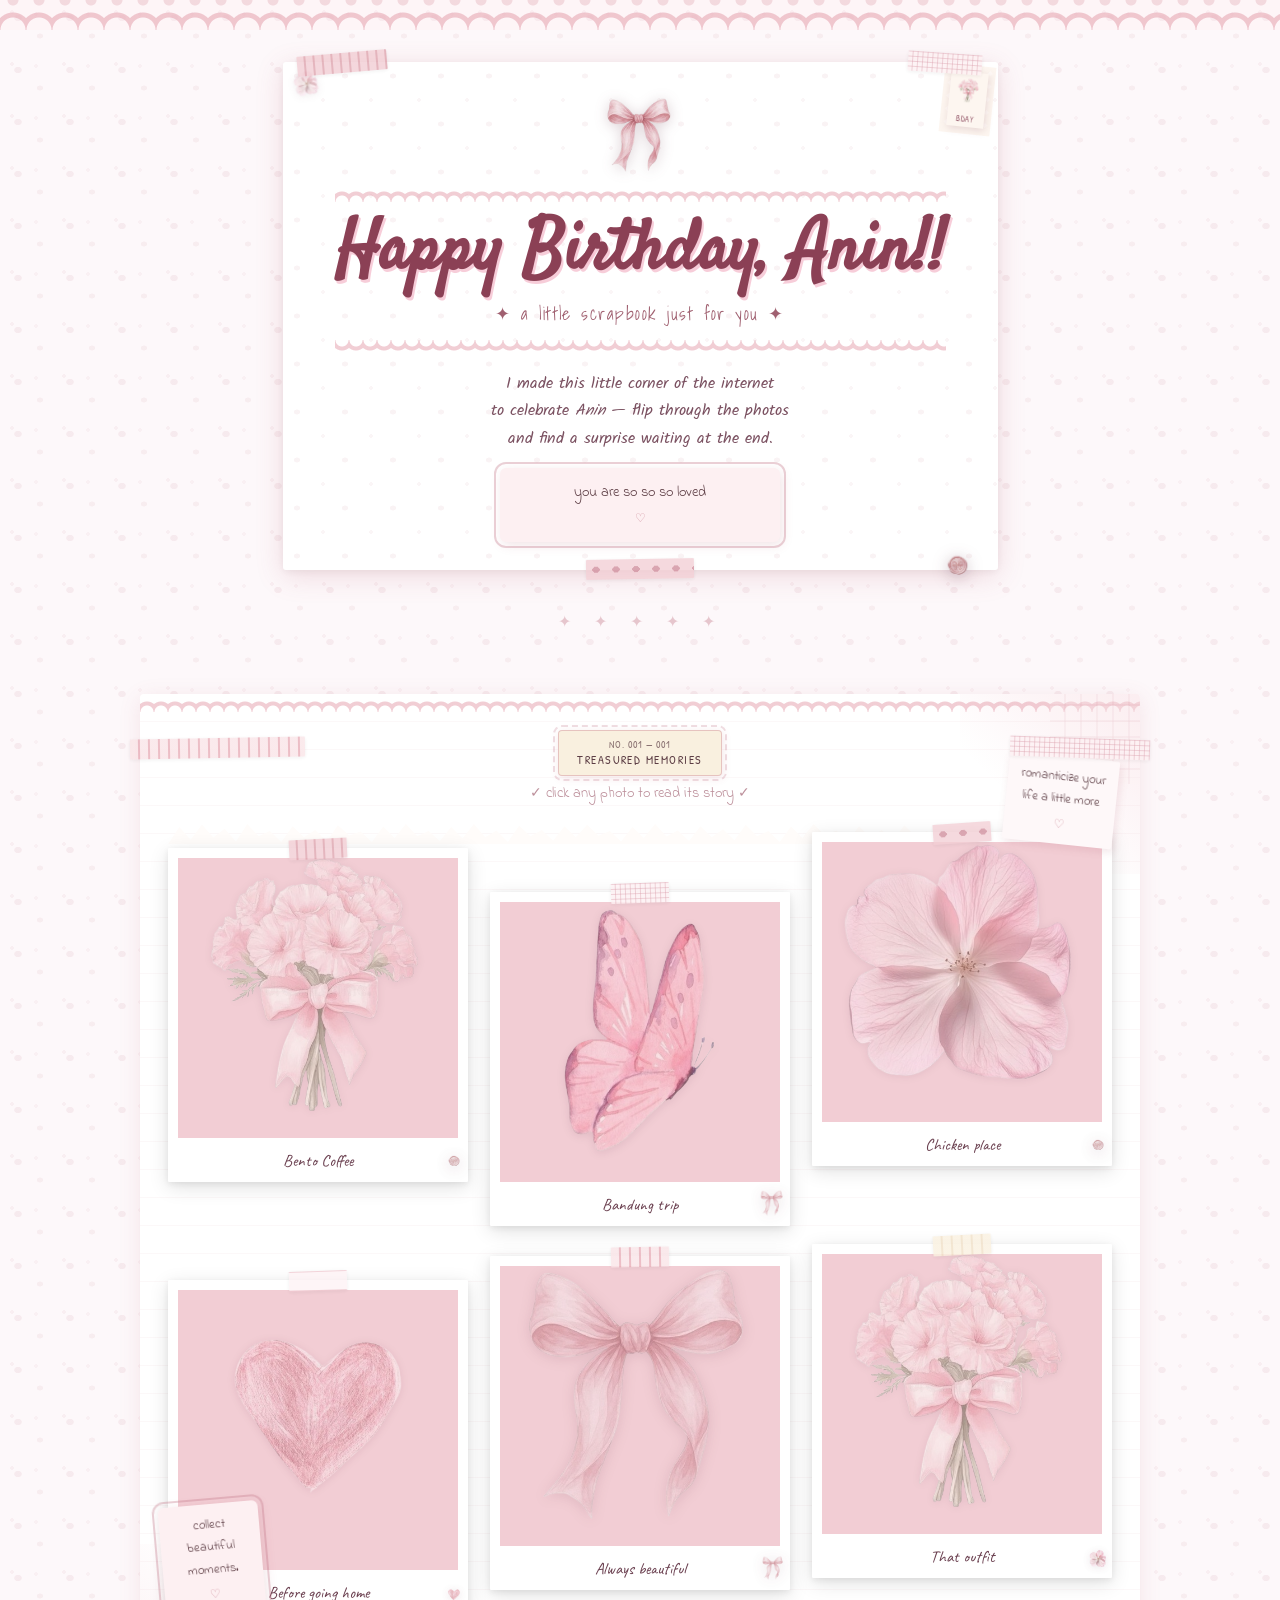
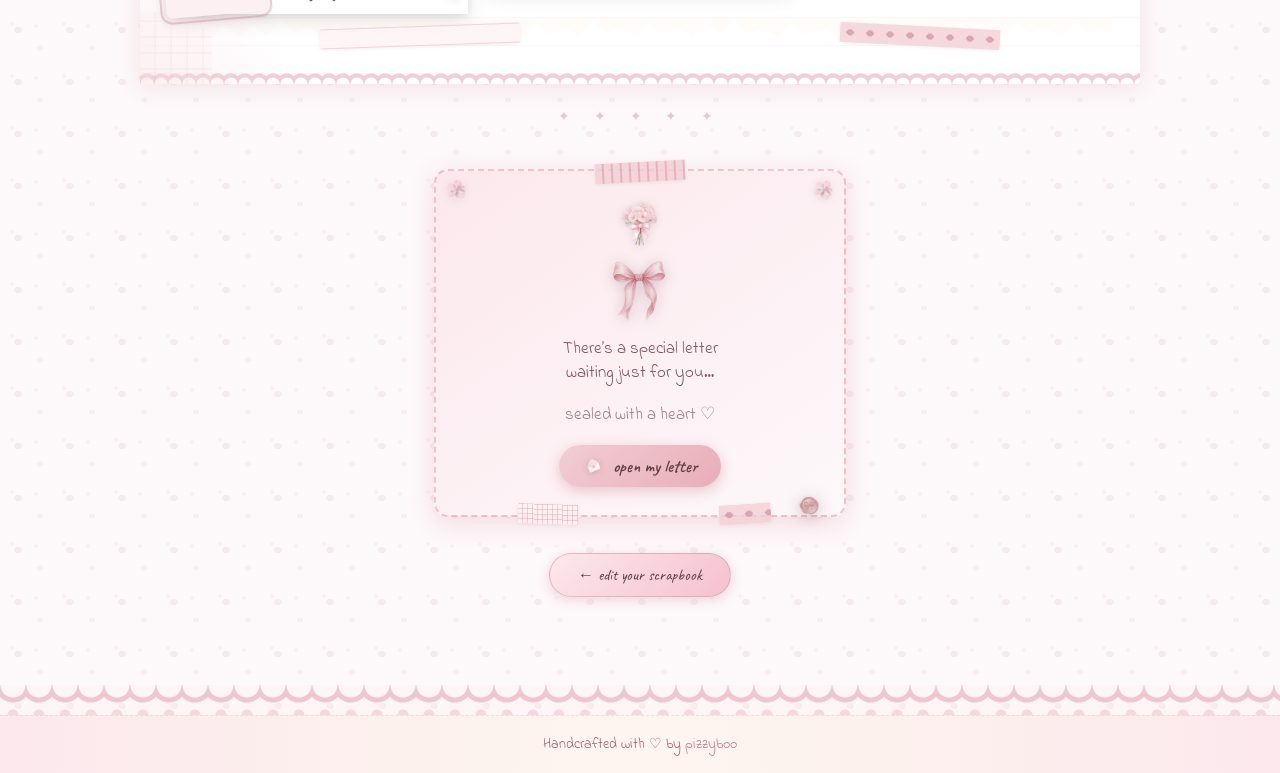
<file: pages/preview.html>
<!DOCTYPE html>
<html lang="en">
<head>
  <meta charset="UTF-8"/>
  <meta name="viewport" content="width=device-width,initial-scale=1.0"/>
  <title>Your Scrapbook</title>
  <link rel="preconnect" href="https://fonts.googleapis.com"/>
  <link rel="preconnect" href="https://fonts.gstatic.com" crossorigin/>
  <link href="https://fonts.googleapis.com/css2?family=Caveat:wght@400;600;700&family=Satisfy&family=Indie+Flower&family=Kalam:wght@300;400;700&family=Shadows+Into+Light&family=Patrick+Hand&display=swap" rel="stylesheet"/>
  <link rel="stylesheet" href="../css/scrapbook-gen.css"/>
  <style>
    /* ── Hero block ── */
    .preview-hero { text-align:center; padding:32px 16px 16px; position:relative; }
    .preview-hero-inner {
      display:inline-block; position:relative;
      background:#fff; padding:32px 52px 28px; border-radius:3px;
      box-shadow:0 6px 28px rgba(180,80,100,.18),0 2px 8px rgba(0,0,0,.06);
    }
    .preview-hero-inner::before {
      content:''; position:absolute; inset:0; border-radius:3px;
      background-image:
        radial-gradient(ellipse 5px 4px at 14px 14px,rgba(196,122,138,.09) 55%,transparent 70%),
        radial-gradient(ellipse 3px 3px at 40px 38px,rgba(196,122,138,.07) 55%,transparent 70%);
      background-size:48px 48px; pointer-events:none;
    }
    .preview-title { font-family:var(--f-title); font-size:clamp(2.4rem,6vw,4.4rem); color:#8b4055; text-shadow:2px 3px 0 rgba(245,192,208,.8); line-height:1.05; position:relative; z-index:1; }
    .preview-sub   { font-family:var(--f-shadow); font-size:clamp(.9rem,2vw,1.15rem); color:#a06070; letter-spacing:.08em; margin-top:8px; position:relative; z-index:1; }
    .preview-invite { font-family:var(--f-journal); font-size:.98rem; color:#7a5060; line-height:1.75; margin:12px auto 0; max-width:360px; position:relative; z-index:1; }

    /* ── Polaroid photo placeholder ── */
    .pol-placeholder { width:100%; aspect-ratio:1; background:var(--r-blush); display:flex; flex-direction:column; align-items:center; justify-content:center; gap:8px; }
    .pol-placeholder .ph-text { font-family:var(--f-cute); font-size:.72rem; color:rgba(139,64,85,.6); text-align:center; }

    /* ── Note cell (6th grid slot if < 6 photos) ── */
    .note-cell { display:flex; flex-direction:column; align-items:center; justify-content:center; min-height:220px; gap:0; position:relative; }
    .note-cell-inner { position:relative; width:100%; }
    .note-cell-behind { position:absolute; inset:0; border-radius:3px; background:var(--r-blush); transform:rotate(4deg); box-shadow:2px 3px 10px rgba(180,80,100,.12); z-index:0; }
    .note-cell-front  { position:relative; z-index:1; border-radius:3px; padding:20px 16px 26px; box-shadow:2px 4px 14px rgba(180,80,100,.15); }

    /* ── Final teaser ── */
    .teaser-wrap { max-width:440px; margin:36px auto 0; padding:0 14px; }
    .teaser-card {
      background:linear-gradient(145deg,#fce8ed,#fdf8fa); border-radius:14px;
      padding:28px 24px; text-align:center; position:relative;
      border:2px dashed rgba(212,116,138,.38);
      box-shadow:0 6px 24px rgba(212,116,138,.22);
    }
    .teaser-card p { font-family:var(--f-cute); font-size:1.05rem; color:#7a5060; margin:12px 0 18px; }
    .teaser-hint { font-family:var(--f-journal); font-size:.82rem; color:#a06070; margin:0 0 16px; opacity:.72; }
  </style>
</head>
<body>
<div id="page-transition"></div>
<div class="hearts-container" aria-hidden="true"></div>

<div class="page-bg">
  <div class="lace-band" aria-hidden="true"></div>

  <div class="page-wrapper">

    <!-- ═══════════ HERO ═══════════ -->
    <header class="preview-hero">
      <div class="preview-hero-inner" data-anim="pop">

        <div class="washi washi-rose"    style="width:90px;top:-9px;left:14px;transform:rotate(-5deg);"   aria-hidden="true"></div>
        <div class="washi washi-gingham" style="width:74px;top:-9px;right:16px;transform:rotate(4deg);"   aria-hidden="true"></div>
        <div class="washi washi-hearts"  style="width:108px;bottom:-9px;left:50%;transform:translateX(-50%) rotate(-1deg);" aria-hidden="true"></div>

        <div style="display:flex;justify-content:center;margin-bottom:8px;" aria-hidden="true" id="hw-bow"></div>
        <div class="lace-top" style="margin:4px 0 14px;" aria-hidden="true"></div>

        <h1 class="preview-title" id="page-title">Happy Birthday!</h1>
        <p class="preview-sub">&#10022; a little scrapbook just for you &#10022;</p>

        <div class="lace-bottom" style="margin:12px 0 10px;" aria-hidden="true"></div>

        <p class="preview-invite" id="page-invite">
          I made this little corner of the internet<br/>
          to celebrate <em id="recipient-name">you</em> &mdash; flip through the photos<br/>
          and find a surprise waiting at the end.
        </p>

        <div class="q-card scallop" style="margin:16px auto 0;max-width:280px;">
          you are so so so loved
          <span class="q-heart">&#9825;</span>
        </div>

        <div style="position:absolute;bottom:-22px;right:22px;z-index:5;" id="hw-seal" aria-hidden="true"></div>
        <div style="position:absolute;top:10px;right:12px;transform:rotate(6deg);z-index:5;" id="hw-stamp" aria-hidden="true"></div>
        <div style="position:absolute;top:8px;left:10px;transform:rotate(-15deg);opacity:.55;" id="hw-sprig" aria-hidden="true"></div>

      </div>
    </header>

    <div style="text-align:center;padding:22px 0 8px;font-family:var(--f-shadow);font-size:1rem;letter-spacing:.5rem;opacity:.4;color:#c47a8a;" aria-hidden="true">&#10022; &#10022; &#10022; &#10022; &#10022;</div>

    <!-- ═══════════ COLLAGE BOARD ═══════════ -->
    <main class="board-wrapper" id="main-content">
      <div class="collage-board">

        <div class="lace-top" style="position:absolute;top:0;left:0;right:0;" aria-hidden="true"></div>
        <div class="lace-bottom" style="position:absolute;bottom:0;left:0;right:0;transform:scaleY(-1);" aria-hidden="true"></div>

        <!-- Gingham corner patches -->
        <div class="gingham" style="position:absolute;top:0;right:0;width:90px;height:90px;opacity:.28;border-radius:0 4px 0 0;" aria-hidden="true"></div>
        <div class="gingham" style="position:absolute;bottom:0;left:0;width:72px;height:72px;opacity:.22;border-radius:0 0 0 4px;"  aria-hidden="true"></div>

        <!-- Washi tape strips across board -->
        <div class="washi washi-floral"  style="width:175px;top:44px;left:-10px;transform:rotate(-1deg);"  aria-hidden="true"></div>
        <div class="washi washi-gingham" style="width:140px;top:44px;right:-10px;transform:rotate(2deg);"  aria-hidden="true"></div>
        <div class="washi washi-lace"    style="width:200px;bottom:38px;left:18%;transform:rotate(-2deg);"  aria-hidden="true"></div>
        <div class="washi washi-hearts"  style="width:160px;bottom:38px;right:14%;transform:rotate(3deg);"  aria-hidden="true"></div>

        <!-- Board section label -->
        <div style="text-align:center;position:relative;z-index:2;padding-bottom:18px;" data-anim="fade">
          <div style="display:inline-block;background:var(--r-parch);border:1.5px solid rgba(196,122,138,.38);border-radius:4px;padding:7px 18px;font-family:var(--f-body);font-size:.78rem;color:var(--r-ink);letter-spacing:.12em;text-transform:uppercase;box-shadow:1px 2px 8px rgba(180,80,100,.14);outline:2px dashed rgba(196,122,138,.25);outline-offset:3px;">
            <span style="display:block;font-size:.62rem;opacity:.7;letter-spacing:.1em;" id="board-label-count">No. 001</span>
            Treasured Memories
          </div>
          <p style="font-family:var(--f-cute);font-size:.9rem;color:#a06070;margin-top:7px;opacity:.7;">&#10003; click any photo to read its story &#10003;</p>
        </div>

        <!-- Torn paper strip top -->
        <div class="torn-top" style="margin:0 0 4px;" aria-hidden="true"></div>

        <!-- ── PHOTO GRID ── -->
        <div class="photo-grid" id="photo-grid"></div>

        <!-- Torn paper strip bottom -->
        <div class="torn-bottom" style="margin:4px 0 0;" aria-hidden="true"></div>

        <!-- Scattered quote stickers -->
        <div class="scatter-deco" style="top:62px;right:24px;transform:rotate(6deg);" aria-hidden="true">
          <div class="q-card torn-note" style="width:110px;padding:10px 12px;box-shadow:2px 3px 8px rgba(160,70,90,.14);">
            <span style="font-size:.78rem;line-height:1.4;">romanticize your life a little more</span>
            <span class="q-heart">&#9825;</span>
          </div>
        </div>
        <div class="scatter-deco" style="bottom:70px;left:22px;transform:rotate(-5deg);" aria-hidden="true">
          <div class="q-card scallop" style="width:100px;padding:10px 12px;">
            <span style="font-size:.78rem;line-height:1.4;">collect beautiful moments.</span>
            <span class="q-heart">&#9825;</span>
          </div>
        </div>

      </div><!-- /.collage-board -->

      <!-- ═══════════ FINAL TEASER ═══════════ -->
      <div style="text-align:center;padding:20px 0 6px;font-family:var(--f-shadow);font-size:.9rem;letter-spacing:.55rem;opacity:.38;color:#c47a8a;" aria-hidden="true">&#10022; &#10022; &#10022; &#10022; &#10022;</div>

      <div class="teaser-wrap">
        <div class="teaser-card" data-anim="pop" data-delay="300">
          <div class="washi washi-rose"    style="width:90px;top:-9px;left:50%;transform:translateX(-50%) rotate(-3deg);"  aria-hidden="true"></div>
          <div class="washi washi-gingham" style="width:60px;bottom:-9px;left:20%;transform:rotate(2deg);"   aria-hidden="true"></div>
          <div class="washi washi-hearts"  style="width:52px;bottom:-9px;right:18%;transform:rotate(-4deg);"  aria-hidden="true"></div>

          <div style="display:flex;justify-content:center;margin-bottom:8px;" id="teaser-bouquet" aria-hidden="true"></div>
          <div style="display:flex;justify-content:center;margin:4px 0 10px;" id="teaser-bow" aria-hidden="true"></div>

          <p>There&rsquo;s a special letter<br/>waiting just for you&hellip;</p>
          <p class="teaser-hint">sealed with a heart &#9825;</p>
          <a href="final.html" class="btn-ribbon" aria-label="Open the birthday letter">
            <img id="teaser-letter-icon" src="../assets/letter.png" width="22" height="22"
              alt="" aria-hidden="true" draggable="false"
              style="object-fit:contain;filter:drop-shadow(0 1px 3px rgba(100,40,60,.22));flex-shrink:0;">
            open my letter
          </a>

          <!-- Seal — moved outside teaser card so it doesn't float over text -->
          <div style="position:absolute;bottom:-16px;right:18px;z-index:5;" id="teaser-seal" aria-hidden="true"></div>
          <!-- Corner flowers — small, at corners, not over text -->
          <div style="position:absolute;top:8px;right:10px;transform:rotate(12deg);opacity:.6;" id="teaser-fl-r" aria-hidden="true"></div>
          <div style="position:absolute;top:8px;left:10px;transform:rotate(-10deg);opacity:.6;"  id="teaser-fl-l" aria-hidden="true"></div>
        </div>
      </div>

      <!-- ── Back to generator ── -->
      <div style="text-align:center;margin-top:36px;">
        <a href="../index.html" class="btn-bow" aria-label="Back to generator">&#8592; edit your scrapbook</a>
      </div>

    </main>
  </div><!-- /.page-wrapper -->

  <div class="lace-band flip" style="margin-top:8px;" aria-hidden="true"></div>
  <footer class="footer-bar" role="contentinfo">
    <p>Handcrafted with &#9825; by <a href="https://github.com/pizzyboo" target="_blank" rel="noopener">pizzyboo</a></p>
  </footer>
</div><!-- /.page-bg -->

<!-- Music player -->
<div class="music-player" id="music-player" role="region" aria-label="Background music controls" style="display:none;">
  <span class="music-label" id="music-label">background music</span>
  <span class="music-note-anim" aria-hidden="true" style="font-size:1rem;">&#9835;</span>
  <button class="btn-music" id="btn-music" aria-label="Play or pause background music">&#9654;</button>
</div>

<script src="../js/svgs.js"></script>
<script src="../js/animations.js"></script>
<script src="../js/data-seed.js"></script>
<script>
document.addEventListener('DOMContentLoaded', () => {
  /* ── Load data (data-seed.js has already seeded sessionStorage) ── */
  let data = {};
  try { data = JSON.parse(sessionStorage.getItem('scrapbookData') || '{}'); } catch(e) {}

  const photos = (data.photos || []).filter(Boolean);
  const title  = data.title          || 'Happy Birthday, Anin!!';
  const name   = data.recipientName  || 'Anin';

  /* ── Update page text ── */
  document.getElementById('page-title').textContent     = title;
  document.getElementById('recipient-name').textContent = name;
  document.title = title;
  const boardLabel = document.getElementById('board-label-count');
  if (boardLabel) boardLabel.textContent = `No. 001 — 00${Math.max(1, photos.length)}`;

  /* ── Inject hero decorations ── */
  const inj = (id, html) => { const el = document.getElementById(id); if (el) el.innerHTML = html; };
  inj('hw-bow',         SVG.bow(82));
  inj('hw-seal',        SVG.waxSeal(36));
  inj('hw-stamp',       SVG.stamp(38, '', 'BDAY'));
  inj('hw-sprig',       SVG.flower2(28));
  inj('teaser-bouquet', SVG.flower(50));
  inj('teaser-bow',     SVG.bow(68));
  inj('teaser-seal',    SVG.waxSeal(34));
  inj('teaser-fl-r',    SVG.flower2(22));
  inj('teaser-fl-l',    SVG.flower2(22));

  /* ── Short captions for polaroids ── */
  const defaultCaptions = [
    'Bento Coffee',
    'Bandung trip',
    'Chicken place',
    'Before going home',
    'Always beautiful',
    'That outfit',
  ];

  /* ── Build photo grid ── */
  const grid      = document.getElementById('photo-grid');
  const rotations = [-3, 2, 4, -2, 1, 3, -4, 2, -1];

  if (photos.length === 0) {
    for (let i = 0; i < 6; i++) {
      buildPolaroid(grid, null, defaultCaptions[i] || `memory ${i+1}`, rotations[i % rotations.length], i);
    }
  } else {
    photos.forEach((p, i) => {
      const cap = p.caption || defaultCaptions[i] || `memory ${i+1}`;
      buildPolaroid(grid, p, cap, rotations[i % rotations.length], i);
    });
    if (photos.length < 6) buildNoteCell(grid);
  }

  /* ─── buildPolaroid ─── */
  function buildPolaroid(container, photo, caption, rot, idx) {
    const a = document.createElement('a');
    a.href      = `photo.html?p=${idx}`;
    a.className = 'pol-card';
    a.dataset.r    = rot;
    a.dataset.anim = 'pop';
    a.dataset.delay = String(idx * 80);
    a.setAttribute('aria-label', `Memory ${idx + 1} — ${caption}`);

    /* Washi tape strip — sits above the top edge of the polaroid, not over photo */
    const washiTypes = ['washi-rose','washi-gingham','washi-hearts','washi-lace','washi-floral','washi-cream'];
    const tape = document.createElement('div');
    tape.className = `washi ${washiTypes[idx % washiTypes.length]}`;
    tape.style.cssText = `width:58px;top:-9px;left:50%;transform:translateX(-50%) rotate(${rot > 0 ? -rot : rot}deg);z-index:2;`;
    tape.setAttribute('aria-hidden','true');
    a.appendChild(tape);

    /* Photo area */
    const photoDiv = document.createElement('div');
    photoDiv.className = 'pol-photo';
    if (photo && photo.dataUrl) {
      const img = document.createElement('img');
      img.src     = photo.dataUrl;
      img.alt     = caption;
      img.loading = 'lazy';
      img.style.cssText = 'width:100%;height:100%;object-fit:cover;display:block;';
      photoDiv.appendChild(img);
    } else {
      photoDiv.innerHTML = `<div class="pol-placeholder"><div id="pol-deco-${idx}" style="opacity:.6;"></div><p class="ph-text">memory ${idx+1}</p></div>`;
    }
    a.appendChild(photoDiv);

    /* Caption */
    const cap = document.createElement('p');
    cap.className   = 'pol-caption';
    cap.textContent = caption;
    a.appendChild(cap);

    /* Sticker — small, bottom-right corner of caption area only */
    const sticker = document.createElement('div');
    sticker.id            = `pol-sticker-${idx}`;
    sticker.style.cssText = 'position:absolute;bottom:4px;right:4px;z-index:3;pointer-events:none;opacity:.7;';
    sticker.setAttribute('aria-hidden','true');
    a.appendChild(sticker);

    container.appendChild(a);
  }

  /* ─── buildNoteCell ─── */
  function buildNoteCell(container) {
    const div = document.createElement('div');
    div.className = 'note-cell';
    div.dataset.anim  = 'pop';
    div.dataset.delay = '400';
    div.innerHTML = `
      <div class="note-cell-inner">
        <div class="note-cell-behind" aria-hidden="true"></div>
        <div class="note-cell-front gingham">
          <div class="washi washi-hearts" style="width:72px;top:-9px;left:50%;transform:translateX(-50%) rotate(-2deg);" aria-hidden="true"></div>
          <div style="display:flex;justify-content:center;margin-bottom:10px;" id="note-cell-bow" aria-hidden="true"></div>
          <p style="font-family:var(--f-hand);font-size:1rem;color:var(--r-ink);text-align:center;line-height:1.55;margin:0;position:relative;z-index:1;">
            "Every day with you is a gift I never want to return."
          </p>
          <p style="font-family:var(--f-title);font-size:1.1rem;color:#8b4055;text-align:right;margin-top:10px;position:relative;z-index:1;">
            &mdash; with love &#9825;
          </p>
          <div class="lace-scallop" style="margin-top:12px;" aria-hidden="true"></div>
          <div style="display:flex;justify-content:center;margin-top:10px;" id="note-cell-seal" aria-hidden="true"></div>
        </div>
      </div>`;
    container.appendChild(div);
  }

  /* ── Inject polaroid stickers + placeholder decos ── */
  setTimeout(() => {
    const inj2 = (id, html) => { const el = document.getElementById(id); if (el) el.innerHTML = html; };

    /* Alternate small stickers — never larger than needed */
    const stickerFns = [
      () => SVG.waxSeal(20),
      () => SVG.bow(28),
      () => SVG.waxSeal(20),
      () => SVG.heart(20),
      () => SVG.bow(26),
      () => SVG.flower2(20),
    ];
    const count = Math.max(photos.length, 6);
    for (let i = 0; i < count; i++) {
      inj2(`pol-sticker-${i}`, stickerFns[i % stickerFns.length]());
      if (!photos[i]) {
        const decos = [SVG.flower(38), SVG.butterfly(42), SVG.flower2(34),
                       SVG.heart(30),  SVG.bow(44),        SVG.flower(36)];
        inj2(`pol-deco-${i}`, decos[i % decos.length]);
      }
    }
    inj2('note-cell-bow',  SVG.bow(62));
    inj2('note-cell-seal', SVG.waxSeal(30));
  }, 0);

  /* ── Animations ── */
  ScrapAnimations.initFloatingHearts('.hearts-container', 8);
  ScrapAnimations.initSparkles(true);
  ScrapAnimations.initCursorTrail();
  ScrapAnimations.initEntranceAnims();
  ScrapAnimations.initPolaroidTilt();
  ScrapAnimations.initTransitions();
  ScrapAnimations.initMusicPlayer();
});
</script>
</body>
</html>
</file>
<file: css/scrapbook-gen.css>
/* ================================================
   SCRAPBOOK BIRTHDAY GENERATOR — MAIN STYLESHEET
   Reference: uploaded pink/rose Pinterest aesthetic
   Palette: dusty rose, blush, cream, aged parchment
   ================================================ */

/* ── Google Fonts ── */
@import url('https://fonts.googleapis.com/css2?family=Caveat:wght@400;600;700&family=Satisfy&family=Indie+Flower&family=Kalam:wght@300;400;700&family=Shadows+Into+Light&family=Patrick+Hand&display=swap');

/* ── CSS Custom Properties ── */
:root {
  /* Reference-exact palette */
  --r-deep:    #c47a8a;
  --r-mid:     #d9909e;
  --r-soft:    #e8adb8;
  --r-blush:   #f2cdd4;
  --r-petal:   #fae4e8;
  --r-pale:    #fdf0f2;
  --r-cream:   #fdf6ee;
  --r-parch:   #f9f0df;
  --r-aged:    #f0e0c8;
  --r-linen:   #ede0d4;
  --r-ink:     #5c3d44;
  --r-gingham: #f7d6dd;
  --r-white:   #fffcfa;

  /* Shadows */
  --sh-soft:   0 4px 18px rgba(180,80,100,0.14);
  --sh-med:    0 8px 32px rgba(160,70,90,0.20);
  --sh-strong: 0 12px 44px rgba(140,60,80,0.26);
  --sh-pink:   0 6px 24px rgba(212,116,138,0.28);

  /* Fonts */
  --f-title:   'Satisfy', cursive;
  --f-hand:    'Caveat', cursive;
  --f-cute:    'Indie Flower', cursive;
  --f-journal: 'Kalam', cursive;
  --f-shadow:  'Shadows Into Light', cursive;
  --f-body:    'Patrick Hand', cursive;
}

/* ── Reset & Base ── */
*, *::before, *::after { box-sizing: border-box; margin: 0; padding: 0; }
html { scroll-behavior: smooth; }

body {
  min-height: 100vh;
  background-color: #fdf8fa;
  color: var(--r-ink);
  font-family: var(--f-body);
  overflow-x: hidden;
}

/* ── Paper texture overlay ── */
body::before {
  content: '';
  position: fixed; inset: 0; pointer-events: none; z-index: 0;
  background-image:
    url("data:image/svg+xml,%3Csvg xmlns='http://www.w3.org/2000/svg' width='300' height='300'%3E%3Cfilter id='n'%3E%3CfeTurbulence type='fractalNoise' baseFrequency='0.75' numOctaves='4' stitchTiles='stitch'/%3E%3CfeColorMatrix type='saturate' values='0'/%3E%3C/filter%3E%3Crect width='300' height='300' filter='url(%23n)' opacity='0.04'/%3E%3C/svg%3E");
}

/* ── Floral wallpaper bg ── */
.page-bg {
  min-height: 100vh;
  position: relative; z-index: 1;
  background-color: #fdf8fa;
  background-image:
    radial-gradient(ellipse 6px 5px at 18px 18px, rgba(196,122,138,.11) 55%, transparent 70%),
    radial-gradient(ellipse 3px 3px at 12px 12px, rgba(196,122,138,.07) 55%, transparent 70%),
    radial-gradient(ellipse 5px 4px at 40px 36px, rgba(196,122,138,.09) 55%, transparent 70%),
    radial-gradient(ellipse 3px 3px at 36px 14px, rgba(196,122,138,.06) 55%, transparent 70%);
  background-size: 52px 52px;
}

/* ── Scrollbar ── */
::-webkit-scrollbar { width: 7px; }
::-webkit-scrollbar-track { background: var(--r-cream); }
::-webkit-scrollbar-thumb { background: var(--r-blush); border-radius: 20px; border: 2px solid var(--r-cream); }
::-webkit-scrollbar-thumb:hover { background: var(--r-soft); }
::selection { background: var(--r-blush); color: var(--r-ink); }

/* ================================================
   LACE BORDERS
   ================================================ */
.lace-band {
  width: 100%; height: 30px;
  background-image:
    radial-gradient(circle 13px at 13px 100%, transparent 12px, rgba(232,173,184,.65) 13px, rgba(232,173,184,.65) 17px, transparent 18px),
    radial-gradient(circle 6px at 13px 0%, rgba(217,144,158,.28) 5px, transparent 6px);
  background-size: 26px 30px; background-repeat: repeat-x;
  background-color: rgba(252,232,237,.24);
}
.lace-band.flip { transform: scaleY(-1); }

.lace-top {
  width: 100%; height: 18px;
  background-image: radial-gradient(circle 7px at 7px 100%, transparent 6px, rgba(232,173,184,.6) 7px, rgba(232,173,184,.6) 10px, transparent 11px);
  background-size: 14px 18px; background-repeat: repeat-x;
}
.lace-bottom {
  width: 100%; height: 18px;
  background-image: radial-gradient(circle 7px at 7px 0%, transparent 6px, rgba(232,173,184,.6) 7px, rgba(232,173,184,.6) 10px, transparent 11px);
  background-size: 14px 18px; background-repeat: repeat-x;
}
.lace-scallop {
  height: 22px; width: 100%;
  background-image: radial-gradient(circle 11px at 11px 100%, transparent 10px, rgba(232,173,184,.5) 11px, rgba(232,173,184,.5) 14px, transparent 15px);
  background-size: 22px 22px; background-repeat: repeat-x;
}
.lace-strip {
  height: 18px; width: 100%;
  background-image: radial-gradient(circle 7px at 7px 50%, transparent 6px, rgba(232,173,184,.55) 7px, rgba(232,173,184,.55) 10px, transparent 11px);
  background-size: 14px 18px; background-repeat: repeat-x;
}

/* ================================================
   GINGHAM PATTERNS
   ================================================ */
.gingham {
  background-color: #fdf4f5;
  background-image:
    repeating-linear-gradient(0deg, transparent, transparent 14px, rgba(212,144,158,.30) 14px, rgba(212,144,158,.30) 16px),
    repeating-linear-gradient(90deg, transparent, transparent 14px, rgba(212,144,158,.30) 14px, rgba(212,144,158,.30) 16px);
}
.gingham-deep {
  background-color: #fce8ed;
  background-image:
    repeating-linear-gradient(0deg, transparent, transparent 10px, rgba(196,122,138,.38) 10px, rgba(196,122,138,.38) 12px),
    repeating-linear-gradient(90deg, transparent, transparent 10px, rgba(196,122,138,.38) 10px, rgba(196,122,138,.38) 12px);
}

/* ================================================
   WASHI TAPE STRIPS
   ================================================ */
.washi {
  position: absolute; height: 20px; border-radius: 1px;
  opacity: .88; z-index: 10; pointer-events: none;
  box-shadow: 0 1px 4px rgba(0,0,0,.07);
}
.washi-rose {
  background: repeating-linear-gradient(90deg,
    rgba(242,205,212,.92) 0, rgba(242,205,212,.92) 7px,
    rgba(222,165,175,.92) 7px, rgba(222,165,175,.92) 9px);
}
.washi-gingham {
  background-color: rgba(253,240,243,.92);
  background-image:
    repeating-linear-gradient(0deg, transparent, transparent 4px, rgba(212,144,158,.42) 4px, rgba(212,144,158,.42) 5px),
    repeating-linear-gradient(90deg, transparent, transparent 4px, rgba(212,144,158,.42) 4px, rgba(212,144,158,.42) 5px);
}
.washi-hearts {
  background-color: rgba(242,205,212,.88);
  background-image: radial-gradient(ellipse 4px 3px at 10px 50%, rgba(196,122,138,.65) 100%, transparent 100%);
  background-size: 20px 100%; background-repeat: repeat-x;
}
.washi-lace {
  background: rgba(253,240,243,.78);
  border-top: 1px solid rgba(232,173,184,.55);
  border-bottom: 1px solid rgba(232,173,184,.55);
}
.washi-floral {
  background: repeating-linear-gradient(90deg,
    rgba(250,228,232,.9) 0, rgba(250,228,232,.9) 8px,
    rgba(232,173,184,.9) 8px, rgba(232,173,184,.9) 10px);
}
.washi-cream {
  background: repeating-linear-gradient(90deg,
    rgba(249,240,223,.92) 0, rgba(249,240,223,.92) 8px,
    rgba(240,224,200,.92) 8px, rgba(240,224,200,.92) 10px);
}

/* ================================================
   TORN PAPER (realistic jagged clip-path edges)
   ================================================ */
.torn-top {
  width: 100%; height: 22px; position: relative; overflow: hidden;
}
.torn-top::after {
  content: ''; position: absolute; inset: 0;
  background: var(--r-white);
  clip-path: polygon(
    0% 100%,1.2% 22%,2.4% 80%,3.6% 10%,4.8% 70%,6% 30%,
    7.2% 88%,8.4% 8%,9.6% 64%,10.8% 40%,12% 90%,13.2% 18%,
    14.4% 68%,15.6% 35%,16.8% 88%,18% 14%,19.2% 60%,20.4% 42%,
    21.6% 90%,22.8% 20%,24% 72%,25.2% 8%,26.4% 64%,27.6% 40%,
    28.8% 86%,30% 22%,31.2% 74%,32.4% 8%,33.6% 68%,34.8% 38%,
    36% 90%,37.2% 16%,38.4% 64%,39.6% 35%,40.8% 84%,42% 18%,
    43.2% 68%,44.4% 12%,45.6% 62%,46.8% 40%,48% 88%,49.2% 22%,
    50.4% 72%,51.6% 8%,52.8% 65%,54% 38%,55.2% 86%,56.4% 18%,
    57.6% 68%,58.8% 32%,60% 82%,61.2% 12%,62.4% 64%,63.6% 40%,
    64.8% 90%,66% 20%,67.2% 72%,68.4% 8%,69.6% 62%,70.8% 38%,
    72% 88%,73.2% 18%,74.4% 70%,75.6% 35%,76.8% 84%,78% 14%,
    79.2% 65%,80.4% 40%,81.6% 90%,82.8% 20%,84% 72%,85.2% 10%,
    86.4% 65%,87.6% 38%,88.8% 86%,90% 18%,91.2% 68%,92.4% 35%,
    93.6% 82%,94.8% 15%,96% 65%,97.2% 38%,98.4% 78%,100% 25%,100% 100%);
}
.torn-bottom {
  width: 100%; height: 22px; position: relative; overflow: hidden;
}
.torn-bottom::after {
  content: ''; position: absolute; inset: 0;
  background: var(--r-white);
  clip-path: polygon(
    0% 0%,1.5% 75%,3% 15%,4.5% 80%,6% 25%,7.5% 88%,
    9% 30%,10.5% 78%,12% 10%,13.5% 68%,15% 38%,16.5% 90%,
    18% 22%,19.5% 75%,21% 35%,22.5% 82%,24% 18%,25.5% 72%,
    27% 45%,28.5% 92%,30% 22%,31.5% 78%,33% 12%,34.5% 65%,
    36% 40%,37.5% 90%,39% 22%,40.5% 74%,42% 32%,43.5% 82%,
    45% 15%,46.5% 68%,48% 40%,49.5% 86%,51% 18%,52.5% 72%,
    54% 35%,55.5% 85%,57% 18%,58.5% 72%,60% 12%,61.5% 68%,
    63% 42%,64.5% 90%,66% 22%,67.5% 78%,69% 30%,70.5% 82%,
    72% 18%,73.5% 68%,75% 40%,76.5% 88%,78% 20%,79.5% 72%,
    81% 35%,82.5% 80%,84% 18%,85.5% 68%,87% 35%,88.5% 82%,
    90% 18%,91.5% 65%,93% 40%,94.5% 82%,96% 22%,97.5% 72%,
    99% 38%,100% 58%,100% 0%);
}

/* ================================================
   VINTAGE POSTAGE STAMP
   ================================================ */
.stamp {
  display: inline-block; position: relative;
  background: var(--r-pale); padding: 5px 5px 18px 5px;
  box-shadow: 1px 2px 8px rgba(180,80,100,.18);
}
.stamp::before {
  content: ''; position: absolute; inset: -7px;
  background-image: radial-gradient(circle 5px at 50% 50%, var(--r-cream) 40%, transparent 41%);
  background-size: 13px 13px; background-repeat: repeat;
  z-index: -1; background-color: var(--r-pale);
}
.stamp .stamp-img { width: 100%; height: 100%; display: flex; align-items: center; justify-content: center; }
.stamp .stamp-val { position: absolute; bottom: 3px; right: 5px; font-family: var(--f-body); font-size: .55rem; color: var(--r-deep); letter-spacing: .06em; }
.stamp .stamp-label { position: absolute; bottom: 3px; left: 5px; font-family: var(--f-body); font-size: .5rem; color: var(--r-mid); text-transform: uppercase; letter-spacing: .08em; }

/* ================================================
   VINTAGE GIFT TAG
   ================================================ */
.gift-tag {
  display: inline-block; position: relative;
  background: var(--r-parch);
  border: 1.5px solid rgba(196,122,138,.4);
  border-radius: 4px; padding: 10px 14px;
  font-family: var(--f-cute); font-size: .82rem; color: var(--r-ink);
  box-shadow: 2px 3px 10px rgba(180,80,100,.14);
  outline: 2px dashed rgba(196,122,138,.28); outline-offset: 3px;
}
.gift-tag::before {
  content: ''; position: absolute; top: -9px; left: 50%; transform: translateX(-50%);
  width: 10px; height: 10px; border-radius: 50%;
  background: var(--r-cream); border: 1.5px solid rgba(196,122,138,.5);
}
.gift-tag::after {
  content: ''; position: absolute; top: -22px; left: calc(50% - 0.5px);
  width: 1.5px; height: 14px;
  background: linear-gradient(180deg, transparent, var(--r-soft));
}

/* ================================================
   WAX SEAL
   ================================================ */
.wax-seal {
  display: inline-flex; align-items: center; justify-content: center;
  border-radius: 50%; position: relative; flex-shrink: 0;
  background: radial-gradient(circle at 36% 30%, #e8849a 0%, #c4607a 45%, #a04060 100%);
  box-shadow: inset 0 3px 8px rgba(255,255,255,.32), inset 0 -2px 6px rgba(0,0,0,.18), 0 4px 14px rgba(160,60,90,.42);
}
.wax-seal::after {
  content: ''; position: absolute; inset: 5px; border-radius: 50%;
  border: 1.5px solid rgba(255,255,255,.25); pointer-events: none;
}
.wax-seal.seal-sm { width: 32px; height: 32px; font-size: .85rem; }
.wax-seal.seal-md { width: 46px; height: 46px; font-size: 1.2rem; }
.wax-seal.seal-lg { width: 62px; height: 62px; font-size: 1.6rem; }

/* ================================================
   CSS SATIN BOW (reference-accurate)
   ================================================ */
.bow-satin {
  display: inline-block; position: relative; width: 80px; height: 52px;
  filter: drop-shadow(0 3px 6px rgba(160,60,90,.28));
}
.bow-satin::before, .bow-satin::after {
  content: ''; position: absolute; top: 8px;
  width: 34px; height: 30px; border-radius: 50% 0 50% 0;
}
.bow-satin::before {
  left: 0; transform: rotate(-18deg);
  background: radial-gradient(ellipse at 60% 30%, #f5c8d4 0%, #e898b0 55%, #c46080 100%);
}
.bow-satin::after {
  right: 0; transform: rotate(18deg) scaleX(-1);
  background: radial-gradient(ellipse at 60% 30%, #f5c8d4 0%, #e898b0 55%, #c46080 100%);
}
.bow-satin .bow-knot {
  position: absolute; top: 50%; left: 50%;
  transform: translate(-50%, -50%);
  width: 14px; height: 12px; border-radius: 50%;
  background: radial-gradient(ellipse at 40% 35%, #f5c8d4, #c46080);
  z-index: 2;
}
.bow-satin .bow-tail-l, .bow-satin .bow-tail-r {
  position: absolute; bottom: -6px; width: 16px; height: 18px;
  background: linear-gradient(160deg, #e898b0, #c46080);
  border-radius: 0 0 6px 6px;
}
.bow-satin .bow-tail-l { left: 28px; transform: rotate(-10deg) skewX(-4deg); }
.bow-satin .bow-tail-r { right: 28px; transform: rotate(10deg) skewX(4deg); }

/* Bow size variants */
.bow-satin.bow-xs { transform: scale(.52); transform-origin: center; }
.bow-satin.bow-sm { transform: scale(.72); transform-origin: center; }
.bow-satin.bow-lg { transform: scale(1.3); transform-origin: center; }
.bow-satin.bow-xl { transform: scale(1.75); transform-origin: center; }

/* ================================================
   CSS ROSE (layered petals)
   ================================================ */
.css-rose {
  display: inline-block; position: relative;
  width: 48px; height: 52px;
}
.css-rose .petal {
  position: absolute; border-radius: 50% 0 50% 0;
  background: radial-gradient(ellipse at 40% 30%, #f5c0d0, #d9909e);
}
.css-rose .petal:nth-child(1) { width: 24px; height: 20px; top: 20px; left: 6px;  transform: rotate(0deg); }
.css-rose .petal:nth-child(2) { width: 22px; height: 19px; top: 14px; left: 14px; transform: rotate(60deg); }
.css-rose .petal:nth-child(3) { width: 23px; height: 20px; top: 8px;  left: 20px; transform: rotate(120deg); }
.css-rose .petal:nth-child(4) { width: 22px; height: 18px; top: 8px;  left: 8px;  transform: rotate(180deg); }
.css-rose .petal:nth-child(5) { width: 20px; height: 17px; top: 16px; left: 4px;  transform: rotate(240deg); }
.css-rose .leaf {
  position: absolute; bottom: 0; left: 4px;
  width: 18px; height: 10px; border-radius: 0 50% 0 50%;
  background: linear-gradient(135deg, #7ab87a, #5a9a5a);
  transform: rotate(-20deg);
}
.css-rose::after {
  content: ''; position: absolute;
  top: 16px; left: 17px; width: 14px; height: 12px;
  background: radial-gradient(ellipse, #c4788a, #a85870);
  border-radius: 50%;
}

/* Rose size variants */
.css-rose.rose-sm { transform: scale(.65); transform-origin: bottom center; }
.css-rose.rose-lg { transform: scale(1.3); transform-origin: bottom center; }
.css-rose.rose-xl { transform: scale(1.7); transform-origin: bottom center; }

/* ================================================
   CSS BUTTERFLY
   ================================================ */
.css-butterfly {
  display: inline-block; position: relative; width: 64px; height: 50px;
}
.css-butterfly .wing {
  position: absolute;
  background: radial-gradient(ellipse at 55% 35%, #f2cdd4 0%, #d9909e 60%, #b06070 100%);
}
.css-butterfly .wing.wing-ul { width: 28px; height: 24px; top: 2px;  left: 4px;  border-radius: 50% 0 0 50%; transform: rotate(-15deg); }
.css-butterfly .wing.wing-ur { width: 28px; height: 24px; top: 2px;  right: 4px; border-radius: 0 50% 50% 0; transform: rotate(15deg); }
.css-butterfly .wing.wing-ll { width: 22px; height: 20px; bottom: 4px; left: 8px;  border-radius: 50% 50% 0 50%; transform: rotate(-20deg); }
.css-butterfly .wing.wing-lr { width: 22px; height: 20px; bottom: 4px; right: 8px; border-radius: 50% 50% 50% 0; transform: rotate(20deg); }
.css-butterfly .body {
  position: absolute; top: 6px; left: 50%; transform: translateX(-50%);
  width: 6px; height: 36px;
  background: linear-gradient(180deg, #6b3a4a, #5c3040);
  border-radius: 3px;
}
.css-butterfly.butterfly-sm { transform: scale(.65); transform-origin: center; }

/* ================================================
   PAPER CARDS & NOTE CARDS
   ================================================ */
.paper-base {
  background: var(--r-pale); border-radius: 3px;
  box-shadow: var(--sh-soft); position: relative; overflow: visible;
}
.paper-lined {
  background-image: repeating-linear-gradient(transparent, transparent 25px, rgba(196,122,138,0.12) 25px, rgba(196,122,138,0.12) 26px);
  background-size: 100% 26px; background-position: 0 10px;
}
.paper-lined::before {
  content: ''; position: absolute; left: 20px; top: 0; bottom: 0; width: 1px;
  background: rgba(196,122,138,.22);
}
.paper-dogear::after {
  content: ''; position: absolute; bottom: 0; right: 0;
  width: 20px; height: 20px;
  background: linear-gradient(135deg, var(--r-linen) 50%, transparent 50%);
  border-radius: 0 0 3px 0;
}

/* Quote card (reference: "you are so so so loved") */
.q-card {
  position: relative; background: var(--r-pale);
  padding: 14px 16px; border-radius: 4px;
  box-shadow: 2px 3px 12px rgba(160,70,90,.15);
  font-family: var(--f-cute); font-size: .9rem;
  color: var(--r-ink); line-height: 1.55; text-align: center;
}
.q-card .q-heart { display: block; font-size: .75rem; color: var(--r-deep); margin-top: 5px; opacity: .75; }
.q-card.scallop { outline: 2.5px solid rgba(196,122,138,.35); outline-offset: 4px; border-radius: 6px; }
.q-card.torn-note { background: #fef8f9; border-radius: 2px; }
.q-card.gingham-card { background-color: #fdf4f5;
  background-image: repeating-linear-gradient(0deg, transparent, transparent 14px, rgba(212,144,158,.28) 14px, rgba(212,144,158,.28) 15px),
    repeating-linear-gradient(90deg, transparent, transparent 14px, rgba(212,144,158,.28) 14px, rgba(212,144,158,.28) 15px);
}

/* Note card (handwritten look) */
.note-card {
  background: #fffdf9; border-radius: 3px;
  padding: 18px 16px 14px;
  box-shadow: var(--sh-soft);
  position: relative;
  background-image: repeating-linear-gradient(transparent, transparent 25px, rgba(196,122,138,.10) 25px, rgba(196,122,138,.10) 26px);
  background-size: 100% 26px; background-position: 0 8px;
  font-family: var(--f-journal); font-size: .95rem; color: var(--r-ink); line-height: 1.75;
}
.note-card p { margin-bottom: 10px; }
.note-card p:last-child { margin-bottom: 0; }

/* ================================================
   POLAROID FRAMES
   ================================================ */
.pol-card {
  display: block; text-decoration: none; color: inherit;
  background: #fff; padding: 10px 10px 44px;
  border-radius: 1px;
  box-shadow: 0 5px 20px rgba(0,0,0,.12), 0 2px 6px rgba(0,0,0,.07);
  position: relative;
  transition: transform .35s cubic-bezier(.34,1.56,.64,1), box-shadow .3s ease;
  cursor: pointer;
}
.pol-card:hover { box-shadow: 0 12px 36px rgba(0,0,0,.17); }
.pol-card .pol-photo {
  width: 100%; aspect-ratio: 1; overflow: hidden;
  display: flex; align-items: center; justify-content: center;
  background: var(--r-blush);
}
.pol-card .pol-photo img { width: 100%; height: 100%; object-fit: cover; display: block; transition: transform .4s ease; }
.pol-card:hover .pol-photo img { transform: scale(1.05); }
.pol-card .pol-caption {
  position: absolute; bottom: 0; left: 0; right: 0; height: 44px;
  display: flex; align-items: center; justify-content: center;
  font-family: var(--f-hand); font-size: 1.05rem; color: #6b4050;
  text-align: center; padding: 0 8px;
}

/* Rotation helpers */
[data-r="-4"] { transform: rotate(-4deg); }
[data-r="-3"] { transform: rotate(-3deg); }
[data-r="-2"] { transform: rotate(-2deg); }
[data-r="-1"] { transform: rotate(-1deg); }
[data-r="0"]  { transform: rotate(0deg); }
[data-r="1"]  { transform: rotate(1deg); }
[data-r="2"]  { transform: rotate(2deg); }
[data-r="3"]  { transform: rotate(3deg); }
[data-r="4"]  { transform: rotate(4deg); }

/* ================================================
   NAVIGATION BUTTONS
   ================================================ */
.btn-ribbon {
  display: inline-flex; align-items: center; gap: 8px;
  padding: 10px 24px;
  background: linear-gradient(135deg, var(--r-blush), var(--r-soft));
  border: none; border-radius: 40px;
  font-family: var(--f-hand); font-size: 1.1rem; font-weight: 600;
  color: var(--r-ink); cursor: pointer; text-decoration: none;
  box-shadow: 0 4px 14px rgba(196,122,138,.38);
  transition: transform .22s ease, box-shadow .22s ease;
  position: relative; overflow: hidden;
}
.btn-ribbon::before {
  content: ''; position: absolute; top: 0; left: -100%; width: 55%; height: 100%;
  background: linear-gradient(90deg, transparent, rgba(255,255,255,.28), transparent);
  transform: skewX(-20deg); transition: left .5s ease;
}
.btn-ribbon:hover { transform: translateY(-2px) scale(1.03); box-shadow: 0 8px 22px rgba(196,122,138,.45); }
.btn-ribbon:hover::before { left: 140%; }
.btn-ribbon:active { transform: scale(.97); }

.btn-bow {
  display: inline-flex; align-items: center; gap: 8px;
  padding: 11px 28px;
  background: linear-gradient(135deg, #fce8ed, #f5c0d0);
  border: 1.5px solid rgba(196,122,138,.4);
  border-radius: 40px;
  font-family: var(--f-hand); font-size: 1rem; color: var(--r-ink);
  cursor: pointer; text-decoration: none;
  box-shadow: 0 3px 12px rgba(196,122,138,.28);
  transition: transform .2s ease, box-shadow .2s ease;
}
.btn-bow:hover { transform: translateY(-2px); box-shadow: 0 6px 18px rgba(196,122,138,.38); }

/* ================================================
   GENERATOR FORM — INDEX PAGE
   ================================================ */
.gen-wrapper {
  max-width: 860px; margin: 0 auto; padding: 0 20px 80px;
  position: relative; z-index: 1;
}

/* Hero title on generator page */
.gen-hero {
  text-align: center; padding: 32px 16px 20px; position: relative;
}
.gen-hero-inner {
  display: inline-block; position: relative;
  background: #fff; padding: 32px 52px 28px;
  border-radius: 3px;
  box-shadow: 0 6px 28px rgba(180,80,100,.18), 0 2px 8px rgba(0,0,0,.06);
}
.gen-hero-inner::before {
  content: ''; position: absolute; inset: 0; border-radius: 3px;
  background-image:
    radial-gradient(ellipse 5px 4px at 14px 14px, rgba(196,122,138,.09) 55%, transparent 70%),
    radial-gradient(ellipse 3px 3px at 40px 38px, rgba(196,122,138,.07) 55%, transparent 70%);
  background-size: 48px 48px; pointer-events: none;
}
.gen-title { font-family: var(--f-title); font-size: clamp(2.4rem,6vw,4.2rem); color: #8b4055; text-shadow: 2px 3px 0 rgba(245,192,208,.8); line-height: 1.05; position: relative; z-index: 1; }
.gen-sub { font-family: var(--f-shadow); font-size: clamp(.9rem,2vw,1.15rem); color: #a06070; letter-spacing: .08em; margin-top: 8px; position: relative; z-index: 1; }

/* Form sections */
.form-section {
  background: #fff; border-radius: 3px;
  box-shadow: 0 4px 22px rgba(180,80,100,.10);
  padding: 32px 28px 28px; margin-top: 28px; position: relative;
  overflow: visible;
}
.form-section::before {
  content: ''; position: absolute; inset: 0; border-radius: 3px;
  background-image:
    radial-gradient(ellipse 4px 3px at 12px 12px, rgba(196,122,138,.07) 55%, transparent 70%),
    radial-gradient(ellipse 3px 3px at 38px 36px, rgba(196,122,138,.05) 55%, transparent 70%);
  background-size: 48px 48px; pointer-events: none;
}

.section-label {
  display: inline-flex; align-items: center; gap: 10px;
  background: var(--r-parch); border: 1.5px solid rgba(196,122,138,.38);
  border-radius: 4px; padding: 7px 18px;
  font-family: var(--f-body); font-size: .78rem; color: var(--r-ink);
  letter-spacing: .12em; text-transform: uppercase;
  box-shadow: 1px 2px 8px rgba(180,80,100,.12);
  outline: 2px dashed rgba(196,122,138,.22); outline-offset: 3px;
  margin-bottom: 22px; position: relative; z-index: 1;
}

/* Form inputs */
.scrap-input, .scrap-textarea, .scrap-select {
  width: 100%; background: #fffcfa; border: 1.5px solid rgba(196,122,138,.35);
  border-radius: 6px; padding: 10px 14px;
  font-family: var(--f-hand); font-size: 1rem; color: var(--r-ink);
  transition: border-color .2s ease, box-shadow .2s ease;
  outline: none;
}
.scrap-input:focus, .scrap-textarea:focus, .scrap-select:focus {
  border-color: var(--r-soft); box-shadow: 0 0 0 3px rgba(232,173,184,.2);
}
.scrap-textarea { resize: vertical; min-height: 120px; line-height: 1.75; }
.scrap-label { display: block; font-family: var(--f-cute); font-size: .88rem; color: #7a5060; margin-bottom: 6px; }

/* Photo upload grid */
.upload-grid {
  display: grid; grid-template-columns: repeat(auto-fill, minmax(140px,1fr));
  gap: 16px; margin-top: 4px;
}
.upload-slot {
  aspect-ratio: 1; background: var(--r-petal);
  border: 2px dashed rgba(196,122,138,.45); border-radius: 4px;
  display: flex; flex-direction: column; align-items: center; justify-content: center;
  gap: 8px; cursor: pointer; position: relative; overflow: hidden;
  transition: border-color .2s ease, background .2s ease;
}
.upload-slot:hover { border-color: var(--r-mid); background: var(--r-blush); }
.upload-slot input[type="file"] { position: absolute; inset: 0; opacity: 0; cursor: pointer; }
.upload-slot .slot-icon { font-family: var(--f-cute); font-size: .8rem; color: var(--r-deep); text-align: center; }
.upload-slot .slot-preview { position: absolute; inset: 0; object-fit: cover; width: 100%; height: 100%; }
.upload-slot .slot-caption { position: absolute; bottom: 0; left: 0; right: 0; background: rgba(253,232,237,.85); padding: 4px 6px; }
.upload-slot .slot-caption input { background: transparent; border: none; border-bottom: 1px solid rgba(196,122,138,.4); width: 100%; font-family: var(--f-hand); font-size: .78rem; color: var(--r-ink); outline: none; padding: 1px 2px; }

/* Music upload section */
.music-row { display: flex; align-items: center; gap: 14px; flex-wrap: wrap; }
.music-upload-btn {
  display: inline-flex; align-items: center; gap: 8px;
  padding: 9px 18px;
  background: linear-gradient(135deg, var(--r-petal), var(--r-blush));
  border: 1.5px solid rgba(196,122,138,.4); border-radius: 20px;
  font-family: var(--f-cute); font-size: .9rem; color: var(--r-ink);
  cursor: pointer; transition: transform .2s ease;
}
.music-upload-btn:hover { transform: scale(1.03); }
.music-info { font-family: var(--f-cute); font-size: .82rem; color: #a06070; }

/* Generate button */
.btn-generate {
  display: flex; align-items: center; justify-content: center; gap: 12px;
  width: 100%; max-width: 360px; margin: 32px auto 0;
  padding: 16px 32px;
  background: linear-gradient(135deg, #e898b0, #d4748a);
  border: none; border-radius: 50px;
  font-family: var(--f-title); font-size: 1.4rem; color: #fff;
  cursor: pointer; text-decoration: none;
  box-shadow: 0 6px 24px rgba(196,122,138,.45);
  transition: transform .25s ease, box-shadow .25s ease;
  position: relative; overflow: hidden;
  letter-spacing: .04em;
}
.btn-generate::before {
  content: ''; position: absolute; top: 0; left: -100%; width: 60%; height: 100%;
  background: linear-gradient(90deg, transparent, rgba(255,255,255,.22), transparent);
  transform: skewX(-20deg); transition: left .55s ease;
}
.btn-generate:hover { transform: translateY(-3px) scale(1.02); box-shadow: 0 10px 32px rgba(196,122,138,.55); }
.btn-generate:hover::before { left: 150%; }
.btn-generate:active { transform: scale(.97); }

/* ================================================
   PREVIEW / OUTPUT — SCRAPBOOK PAGE
   ================================================ */
.board-wrapper { max-width: 1040px; margin: 0 auto; padding: 24px 20px 80px; position: relative; z-index: 1; }

/* Collage board */
.collage-board {
  position: relative; background: #fff; border-radius: 4px;
  box-shadow: 0 4px 22px rgba(180,80,100,.12); padding: 36px 28px 44px; margin-top: 28px;
  background-image: repeating-linear-gradient(transparent, transparent 27px, rgba(196,122,138,.055) 27px, rgba(196,122,138,.055) 28px);
  background-size: 100% 28px;
}
.collage-board::before {
  content: ''; position: absolute; top: 0; right: 0; width: 180px; height: 180px;
  border-radius: 0 4px 0 0;
  background: linear-gradient(225deg, rgba(245,205,214,.38) 0%, transparent 65%);
  pointer-events: none;
}
.collage-board::after {
  content: ''; position: absolute; bottom: 0; left: 0; width: 140px; height: 140px;
  border-radius: 0 0 0 4px;
  background: linear-gradient(45deg, rgba(245,205,214,.28) 0%, transparent 65%);
  pointer-events: none;
}

/* Photo grid */
.photo-grid {
  display: grid; grid-template-columns: repeat(3,1fr);
  gap: 30px 22px; align-items: start; position: relative; z-index: 1;
}
.photo-grid > *:nth-child(2) { margin-top: 44px; }
.photo-grid > *:nth-child(3) { margin-top: -16px; }
.photo-grid > *:nth-child(4) { margin-top: 24px; }
.photo-grid > *:nth-child(6) { margin-top: -12px; }

/* Board decoration cards (scattered) */
.scatter-deco { position: absolute; pointer-events: none; z-index: 4; }

/* ================================================
   LETTER / ENVELOPE — FINAL PAGE
   ================================================ */
.env-outer {
  position: relative; width: 340px; max-width: 90vw;
  cursor: pointer; transition: transform .35s ease;
}
.env-outer:hover { transform: translateY(-5px) scale(1.02); }

.envelope { width: 100%; aspect-ratio: 3/2; position: relative; }
.env-body {
  position: absolute; inset: 0;
  background: linear-gradient(160deg, #f7c5d0 0%, #fde8ed 55%, #f5e6d3 100%);
  border-radius: 4px 4px 8px 8px;
  border: 1.5px solid rgba(212,116,138,.28);
  box-shadow: 0 8px 32px rgba(180,80,100,.22), 0 2px 8px rgba(0,0,0,.06);
}
.env-body::before {
  content: ''; position: absolute; bottom: 0; left: 0;
  border-style: solid; border-width: 0 0 110px 170px;
  border-color: transparent transparent rgba(240,160,184,.22) transparent;
}
.env-body::after {
  content: ''; position: absolute; bottom: 0; right: 0;
  border-style: solid; border-width: 110px 170px 0 0;
  border-color: rgba(240,160,184,.18) transparent transparent transparent;
}
.env-bottom {
  position: absolute; bottom: 0; left: 0; right: 0; height: 60%;
  background: linear-gradient(160deg, #fde8ed, #f7c5d0);
  clip-path: polygon(0 100%,50% 0%,100% 100%);
  border-radius: 0 0 8px 8px;
}
.env-flap {
  position: absolute; top: 0; left: 0; right: 0; height: 56%;
  background: linear-gradient(170deg, #e898b0, #f0a0b8, #f7c5d0);
  clip-path: polygon(0 0,50% 100%,100% 0);
  transform-origin: top center;
  transition: transform .65s cubic-bezier(.34,1.2,.64,1);
  border-radius: 4px 4px 0 0; z-index: 5;
  box-shadow: 0 6px 16px rgba(180,80,100,.12);
}
.env-flap::after {
  content: ''; position: absolute; bottom: -4px; left: 0; right: 0; height: 10px;
  background-image: radial-gradient(circle 5px at 5px 50%, rgba(253,232,237,.75) 4px, transparent 5px);
  background-size: 12px 100%; background-repeat: repeat-x;
}
.env-outer.open .env-flap { transform: rotateX(180deg); }

.env-seal {
  position: absolute; top: 14%; left: 50%; transform: translateX(-50%);
  z-index: 6; transition: transform .4s ease, opacity .35s ease;
  filter: drop-shadow(0 2px 5px rgba(0,0,0,.14));
}
.env-outer.open .env-seal { transform: translateX(-50%) scale(0); opacity: 0; }

.env-letter-peek {
  position: absolute; bottom: 18%; left: 8%; right: 8%; height: 44%;
  background: #fff; border-radius: 3px 3px 1px 1px;
  box-shadow: 0 -4px 14px rgba(0,0,0,.07);
  transform: translateY(22px); opacity: 0;
  transition: transform .55s ease .45s, opacity .55s ease .45s; z-index: 4;
  background-image: repeating-linear-gradient(transparent, transparent 9px, rgba(212,116,138,.10) 9px, rgba(212,116,138,.10) 10px);
}
.env-outer.open .env-letter-peek { transform: translateY(-28px); opacity: 1; }

.env-hint {
  text-align: center; font-family: var(--f-cute); font-size: .92rem;
  color: #a06070; margin-top: 18px; opacity: .7;
  animation: arrowBounce 1.5s ease-in-out infinite;
}

/* Letter paper */
.letter-container { max-width: 580px; width: 90vw; max-height: 0; overflow: hidden; opacity: 0; transition: max-height .9s cubic-bezier(.4,0,.2,1), margin-top .5s ease, opacity .65s ease; }
.letter-container.revealed { max-height: 1200px; margin-top: 44px; opacity: 1; }

.letter-paper {
  background: #fffdf9; border-radius: 4px;
  padding: 52px 48px 44px;
  box-shadow: 0 8px 36px rgba(180,80,100,.18), 0 2px 8px rgba(0,0,0,.06);
  position: relative;
  background-image: repeating-linear-gradient(transparent, transparent 27px, rgba(212,116,138,.09) 27px, rgba(212,116,138,.09) 28px);
  background-size: 100% 28px; background-position: 0 16px;
  border-left: 4px solid #e898b0;
}
.letter-paper::before { content: ''; position: absolute; left: 48px; top: 0; bottom: 0; width: 1px; background: rgba(240,160,184,.28); }
.letter-paper::after { content: ''; position: absolute; bottom: 0; right: 0; width: 32px; height: 32px; background: linear-gradient(135deg, rgba(245,205,214,.65) 50%, transparent 50%); border-radius: 0 0 4px 0; }
.letter-behind { position: absolute; inset: 6px -6px -6px 6px; background: linear-gradient(145deg, #fce8ed, #fdf5f7); border-radius: 4px; z-index: -1; box-shadow: 4px 4px 14px rgba(180,80,100,.14); }

.letter-date { font-family: var(--f-hand); font-size: .9rem; color: #a06070; text-align: right; display: block; margin-bottom: 20px; }
.letter-greeting { font-family: var(--f-title); font-size: 1.9rem; color: #8b4055; margin-bottom: 18px; }
.letter-body { font-family: var(--f-journal); font-size: 1rem; color: #5a3040; line-height: 1.95; margin-bottom: 14px; }
.letter-sign-off { font-family: var(--f-hand); font-size: 1.05rem; color: #7a5060; margin-top: 22px; }
.letter-signature { font-family: var(--f-title); font-size: 2rem; color: #8b4055; margin-top: 6px; }
.letter-deco-row { text-align: center; margin-top: 16px; font-size: .95rem; letter-spacing: .5rem; opacity: .42; }

/* ================================================
   PHOTO DETAIL PAGE
   ================================================ */
.photo-detail-layout { max-width: 900px; margin: 0 auto; padding: 0 20px 80px; position: relative; z-index: 1; }
.photo-detail-grid { display: grid; grid-template-columns: 1fr 1fr; gap: 32px; align-items: start; margin-top: 28px; }
.photo-detail-frame {
  position: relative;
  background: #fff; padding: 12px 12px 56px;
  border-radius: 2px;
  box-shadow: 0 6px 28px rgba(0,0,0,.13), 0 2px 6px rgba(0,0,0,.07);
}
.photo-detail-frame .img-wrap { width: 100%; aspect-ratio: 4/3; overflow: hidden; background: var(--r-blush); }
.photo-detail-frame .img-wrap img { width: 100%; height: 100%; object-fit: cover; }
.photo-detail-frame .caption-lg { position: absolute; bottom: 0; left: 0; right: 0; height: 56px; display: flex; align-items: center; justify-content: center; font-family: var(--f-hand); font-size: 1.2rem; color: #6b3a4a; text-align: center; padding: 0 10px; }

/* Behind slips */
.slip-behind-1 { position: absolute; inset: -8px; background: linear-gradient(145deg, #fce8ed, #fdf0f4); border-radius: 3px; transform: rotate(-5deg); box-shadow: 2px 4px 12px rgba(180,80,100,.14); z-index: 0; }
.slip-behind-2 { position: absolute; inset: -4px; background: #fff8f9; border-radius: 3px; transform: rotate(2deg); box-shadow: 2px 3px 8px rgba(180,80,100,.10); z-index: 0; }

/* Page nav */
.page-nav { display: flex; justify-content: space-between; align-items: center; margin-top: 32px; flex-wrap: wrap; gap: 12px; }
.page-counter { font-family: var(--f-cute); font-size: .82rem; color: #a06070; opacity: .65; }

/* ================================================
   MUSIC PLAYER (fixed)
   ================================================ */
.music-player {
  position: fixed; bottom: 22px; right: 20px; z-index: 200;
  display: flex; align-items: center; gap: 10px;
  background: #fff; border-radius: 40px; padding: 9px 16px;
  box-shadow: 0 4px 18px rgba(212,116,138,.22);
  border: 1.5px solid rgba(245,205,214,.8);
}
.music-player .music-label { font-family: var(--f-cute); font-size: .8rem; color: #a06070; max-width: 120px; overflow: hidden; text-overflow: ellipsis; white-space: nowrap; }
.btn-music {
  background: linear-gradient(135deg, #f5c0d0, #e898b0); border: none;
  border-radius: 50%; width: 36px; height: 36px; font-size: .95rem;
  cursor: pointer; display: flex; align-items: center; justify-content: center;
  transition: transform .2s ease; box-shadow: 0 2px 8px rgba(212,116,138,.3);
}
.btn-music:hover { transform: scale(1.12); }
.music-note-anim { animation: musicBounce .6s ease-in-out infinite alternate; }
@keyframes musicBounce { from { transform: translateY(0) rotate(-5deg); } to { transform: translateY(-4px) rotate(5deg); } }

/* ================================================
   AMBIENT ANIMATIONS
   ================================================ */
#page-transition { position: fixed; inset: 0; background: var(--r-pale); z-index: 9999; pointer-events: none; opacity: 0; transition: opacity .4s ease; }
#page-transition.fade-out { opacity: 1; }

.hearts-container { position: fixed; inset: 0; pointer-events: none; z-index: 999; overflow: hidden; }
.heart { position: absolute; bottom: -50px; animation: floatHeart linear infinite; opacity: 0; user-select: none; }

@keyframes floatHeart {
  0%   { opacity: 0; transform: translateY(0) rotate(0deg) scale(.8); }
  10%  { opacity: .75; }
  90%  { opacity: .4; }
  100% { opacity: 0; transform: translateY(-110vh) rotate(20deg) scale(1.1); }
}
.star-sparkle { position: fixed; pointer-events: none; z-index: 998; animation: sparkle 2s ease forwards; }
@keyframes sparkle {
  0%   { transform: scale(0) rotate(0deg); opacity: 1; }
  50%  { transform: scale(1.3) rotate(180deg); opacity: 1; }
  100% { transform: scale(0) rotate(360deg); opacity: 0; }
}
@keyframes arrowBounce { 0%,100% { transform: translateY(0); } 50% { transform: translateY(5px); } }
@keyframes gentleFloat { 0%,100% { transform: translateY(0px) rotate(0deg); } 50% { transform: translateY(-8px) rotate(2deg); } }

/* Page load */
.page-wrapper { animation: scrapLoad .7s ease both; position: relative; z-index: 1; min-height: 100vh; }
@keyframes scrapLoad { from { opacity: 0; transform: translateY(10px); } to { opacity: 1; transform: translateY(0); } }

/* Entrance animations */
[data-anim="fade"] { opacity: 0; transform: translateY(20px); }
[data-anim="pop"]  { opacity: 0; transform: scale(.88); }
[data-anim].visible { opacity: 1 !important; transform: none !important; transition: opacity .6s ease, transform .6s cubic-bezier(.34,1.56,.64,1); }

/* ================================================
   FOOTER
   ================================================ */
.footer-bar {
  background: linear-gradient(90deg, #fce8ed, #fdf6ee, #fce8ed);
  padding: 18px 0; text-align: center;
  border-top: 1px dashed rgba(212,116,138,.2);
}
.footer-bar p { font-family: var(--f-cute); font-size: .88rem; color: #a06070; }
.footer-bar a { color: var(--r-deep); text-decoration: none; }
.footer-bar a:hover { text-decoration: underline; }

/* ================================================
   RESPONSIVE
   ================================================ */
@media (max-width: 840px) {
  .photo-grid { grid-template-columns: repeat(2,1fr); gap: 20px; }
  .photo-grid > *:nth-child(n) { margin-top: 0; }
  .photo-grid > *:nth-child(even) { margin-top: 20px; }
  .collage-board { padding: 24px 14px 32px; }
  .photo-detail-grid { grid-template-columns: 1fr; }
  .gen-hero-inner { padding: 24px 22px 20px; }
  .form-section { padding: 24px 18px 20px; }
  .letter-paper { padding: 32px 18px 26px; }
  .letter-paper::before { display: none; }
}
@media (max-width: 540px) {
  .photo-grid { grid-template-columns: 1fr 1fr; gap: 12px; }
  .gen-title { font-size: 2.2rem; }
  .upload-grid { grid-template-columns: repeat(2,1fr); }
  .env-outer { width: 270px; }
}
</file>
